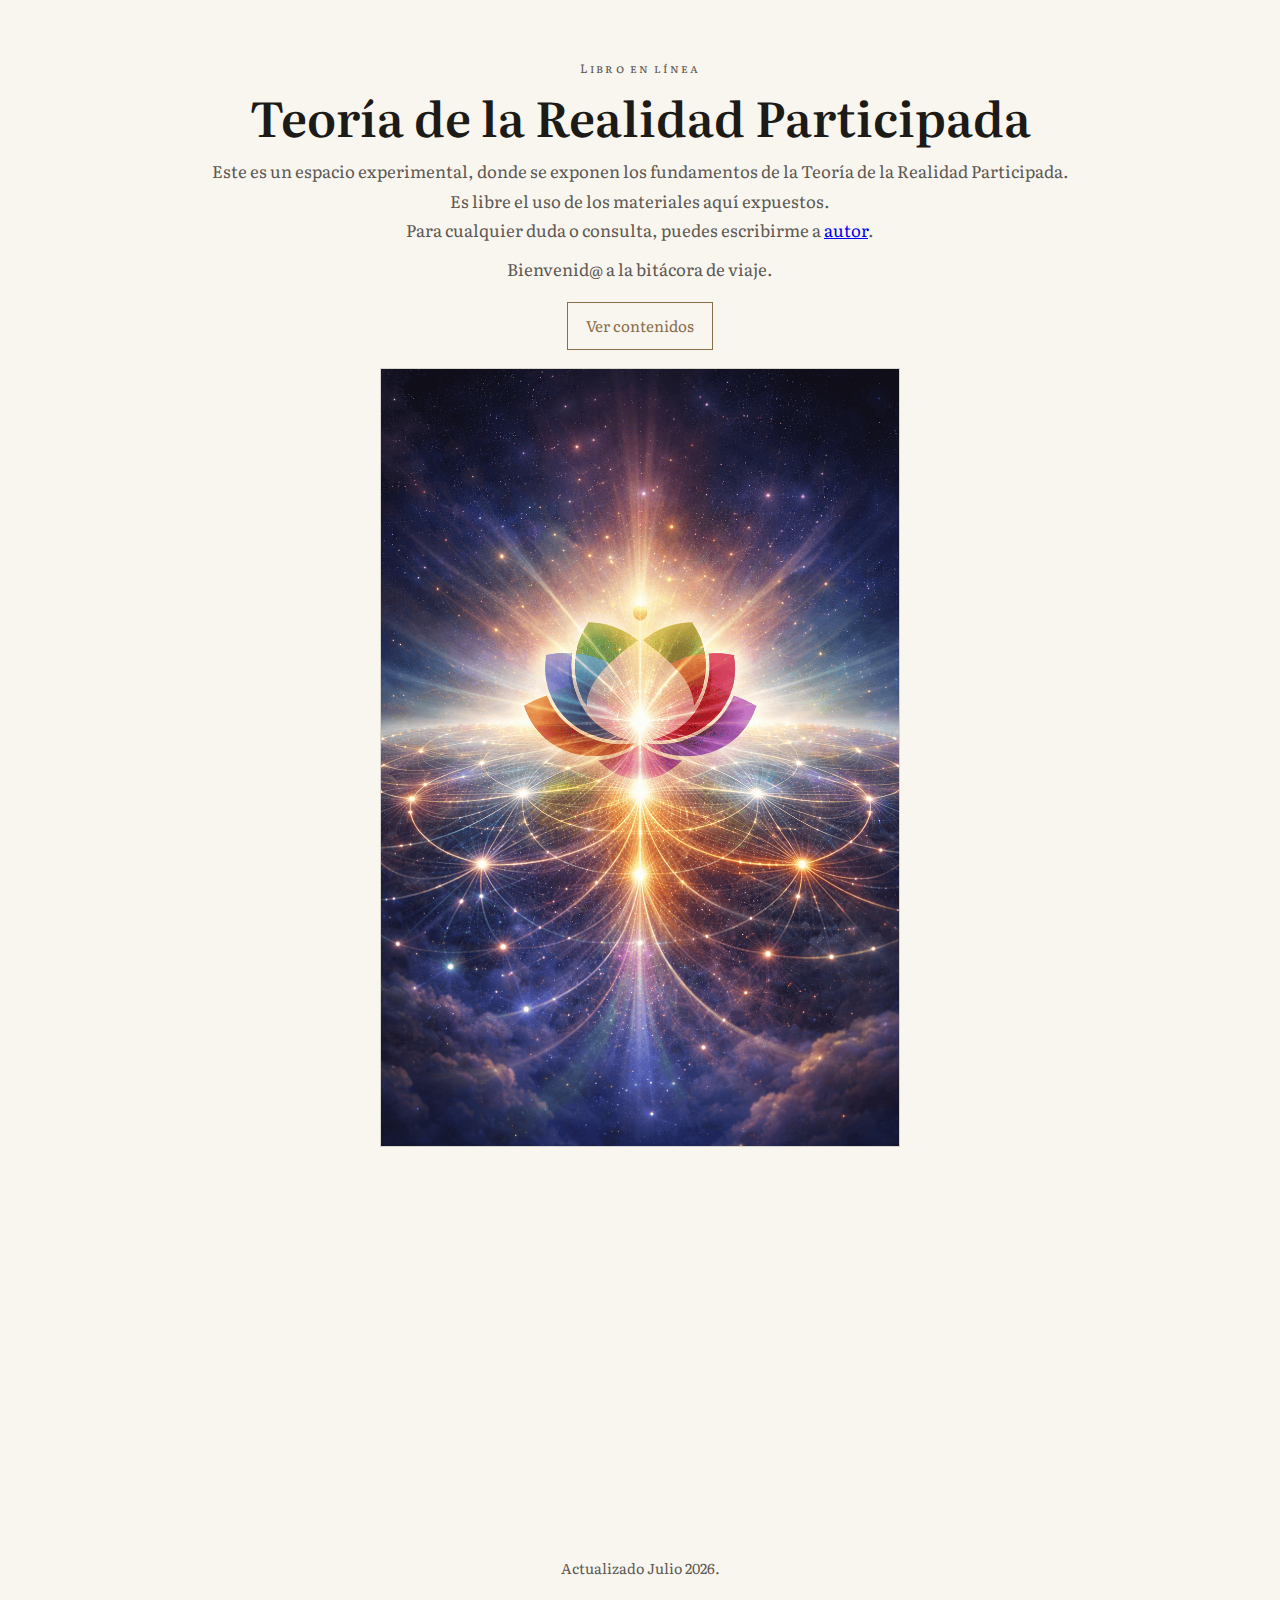
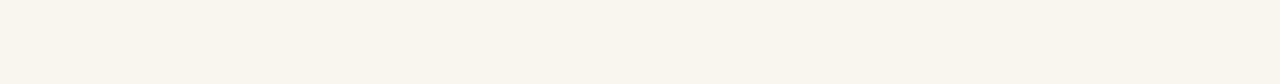
<file: index.html>
<!doctype html>



<html lang="es">







<head>



  <meta charset="utf-8" />



  <meta name="viewport" content="width=device-width, initial-scale=1" />
  <meta property="og:title" content="Teor?a de la Relatividad Participada" />
  <meta property="og:description" content="Un ?ndice vivo con los materiales publicados hasta ahora." />
  <meta property="og:image" content="img/hero.png" />
  <meta property="og:url" content="https://gomez-fernando.github.io/teoria-de-la-realidad-participada/index.html" />
  <meta property="og:type" content="website" />
  <meta name="twitter:card" content="summary_large_image" />
  <meta name="twitter:image" content="img/hero.png" />




    <link rel="icon" href="img/favicon.png" type="image/png" />



    <link rel="apple-touch-icon" sizes="180x180" href="img/favicon.png" />



    <link rel="icon" sizes="32x32" href="img/favicon.png" />



    <link rel="icon" sizes="16x16" href="img/favicon.png" />



  <title>TRP - Libro en línea</title>



  <link rel="preconnect" href="https://fonts.googleapis.com" />



  <link rel="preconnect" href="https://fonts.gstatic.com" crossorigin />



  <link



    href="https://fonts.googleapis.com/css2?family=Literata:ital,opsz,wght@0,7..72,300;0,7..72,400;0,7..72,600;1,7..72,300;1,7..72,400;1,7..72,600&display=swap"



    rel="stylesheet"



  />



  <link rel="stylesheet" href="styles.css" />



</head>







<body class="home">



  <main class="page">



    <header class="hero">



      <div class="eyebrow">Libro en línea</div>



      <h1>Teoría de la Realidad Participada</h1>



      <p class="subtitle">



        Este es un espacio experimental, donde se exponen los fundamentos de la Teoría de la Realidad Participada.
        <br>Es libre el uso de los materiales aquí expuestos.
        <br>Para cualquier duda o consulta, puedes escribirme a <a href="mailto:fernando.amazingweb@gmail.com">autor</a>. 



      </p>



      <p class="subtitle">



        Bienvenid@ a la bitácora de viaje.



      </p>



        <a class="cta" href="#contenidos">Ver contenidos</a>
      <div class="hero-image">
        <img src="img/hero.png" alt="Bosque en primavera" />
      </div>



    </header>







    <section class="grid" id="contenidos" aria-label="Índice de PDFs">



      <article class="card">



        <h3>Prólogo</h3>



        <p>En el umbral, un bosque.</p>



        <a href="prologo.html">Ver prólogo</a>



      </article>







      <article class="card">



        <h3>Índice TRP</h3>



        <p>Mapa general y estructura del contenido.</p>



          <a href="INDICE_TRP.html">Ver índice</a>



      </article>



      <article class="card">



        <h3>Material previo TRP</h3>



        <p>Apuntes y material base para la formulación.</p>



          <a href="material_previo_TRP.html">Ver documento</a>



      </article>



      <article class="card">



        <h3>Primera formulación TRP</h3>



        <p>Documento principal con la primera formulación.</p>



          <a href="TRP_primera_formulacion.html">Ver documento</a>



      </article>



    </section>







    <div class="footer">



      Actualizado <span id="updated"></span>.



    </div>



  </main>







  <script src="main.js"></script>



</body>







</html>
</file>
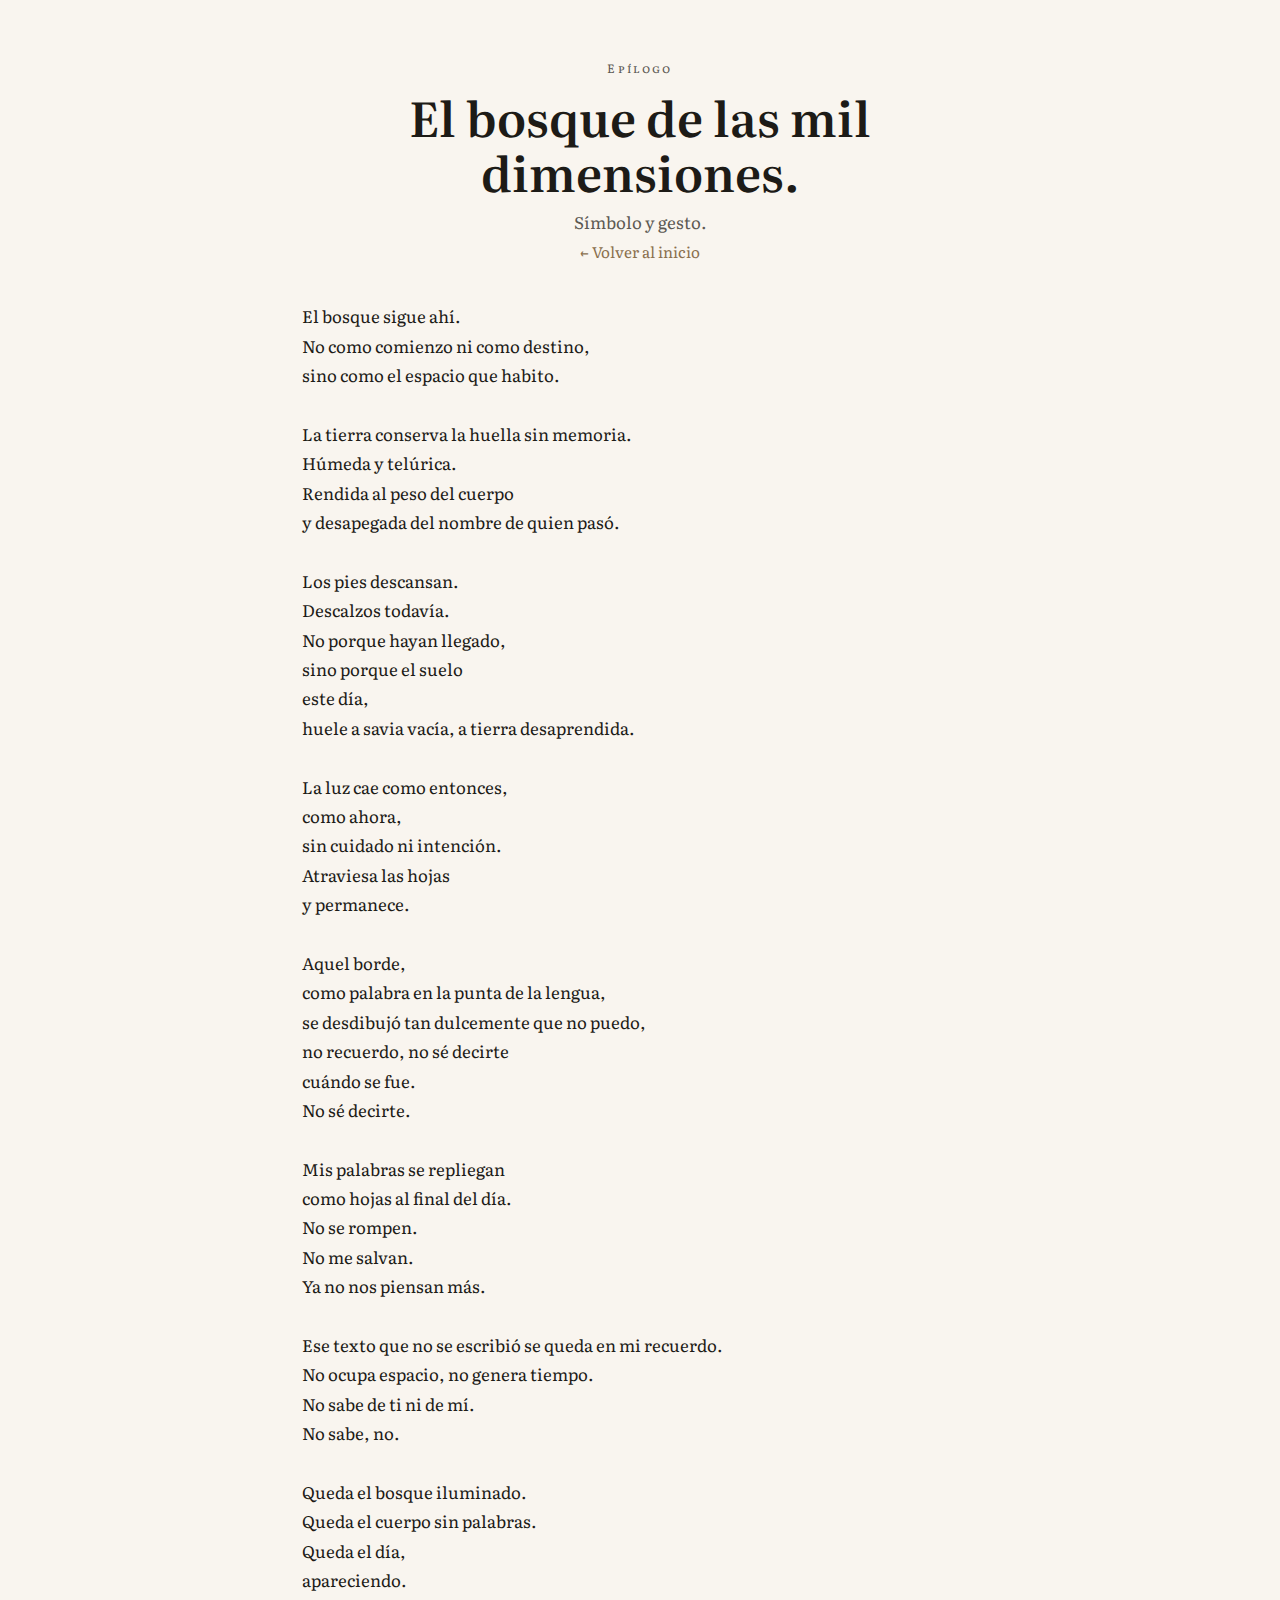
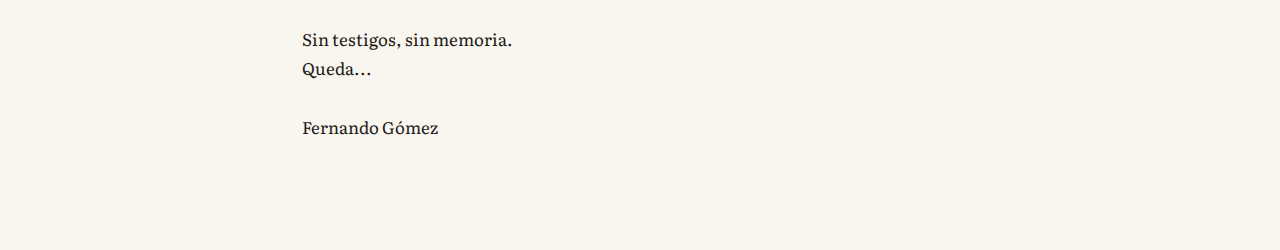
<file: epilogo copy.html>
<!doctype html>
<html lang="es">
  <head>
    <meta charset="utf-8" />
    <meta name="viewport" content="width=device-width, initial-scale=1" />
    <link rel="icon" href="img/favicon.png" type="image/png" />
    <link rel="apple-touch-icon" sizes="180x180" href="img/favicon.png" />
    <link rel="icon" sizes="32x32" href="img/favicon.png" />
    <link rel="icon" sizes="16x16" href="img/favicon.png" />
    <title>Epilogo - TRP</title>
    <link rel="preconnect" href="https://fonts.googleapis.com" />
    <link rel="preconnect" href="https://fonts.gstatic.com" crossorigin />
    <link
      href="https://fonts.googleapis.com/css2?family=Literata:ital,opsz,wght@0,7..72,300;0,7..72,400;0,7..72,600;1,7..72,300;1,7..72,400;1,7..72,600&display=swap"
      rel="stylesheet"
    />
    <link rel="stylesheet" href="styles.css" />
  </head>
  <body>
    <main class="page">
      <header>
        <div class="eyebrow">Epílogo</div>
        <h1>El bosque de las mil dimensiones.</h1>
        <p class="subtitle">Símbolo y gesto.</p>
        <a class="back" href="index.html">← Volver al inicio</a>
      </header>

      <section class="section">
        <p>
          El bosque sigue ahí. <br />
          No como comienzo ni como destino, <br />
          sino como el espacio que habito. <br />
          <br />
          La tierra conserva la huella sin memoria. <br />
          Húmeda y telúrica. <br />
          Rendida al peso del cuerpo <br />
          y desapegada del nombre de quien pasó. <br />
          <br />
          Los pies descansan. <br />
          Descalzos todavía. <br />
          No porque hayan llegado, <br />
          sino porque el suelo <br />
          este día, <br />
          huele a savia vacía, a tierra desaprendida. <br />
          <br />
          La luz cae como entonces, <br />
          como ahora, <br />
          sin cuidado ni intención. <br />
          Atraviesa las hojas <br />
          y permanece. <br />
          <br />
          Aquel borde, <br />
          como palabra en la punta de la lengua, <br />
          se desdibujó tan dulcemente que no puedo, <br />
          no recuerdo, no sé decirte <br />
          cuándo se fue. <br />
          No sé decirte. <br />
          <br />
          Mis palabras se repliegan <br />
          como hojas al final del día. <br />
          No se rompen. <br />
          No me salvan. <br />
          Ya no nos piensan más. <br />
          <br />
          Ese texto que no se escribió se queda en mi recuerdo. <br />
          No ocupa espacio, no genera tiempo. <br />
          No sabe de ti ni de mí. <br />
          No sabe, no. <br />
          <br />
          Queda el bosque iluminado. <br />
          Queda el cuerpo sin palabras. <br />
          Queda el día, <br />
          apareciendo. <br />
          <br />
          Sin testigos, sin memoria. <br />
          Queda... <br />
          <br />
          Fernando Gómez <br />
        </p>
      </section>
    </main>
    <script src="main.js"></script>
  </body>
</html>
</file>
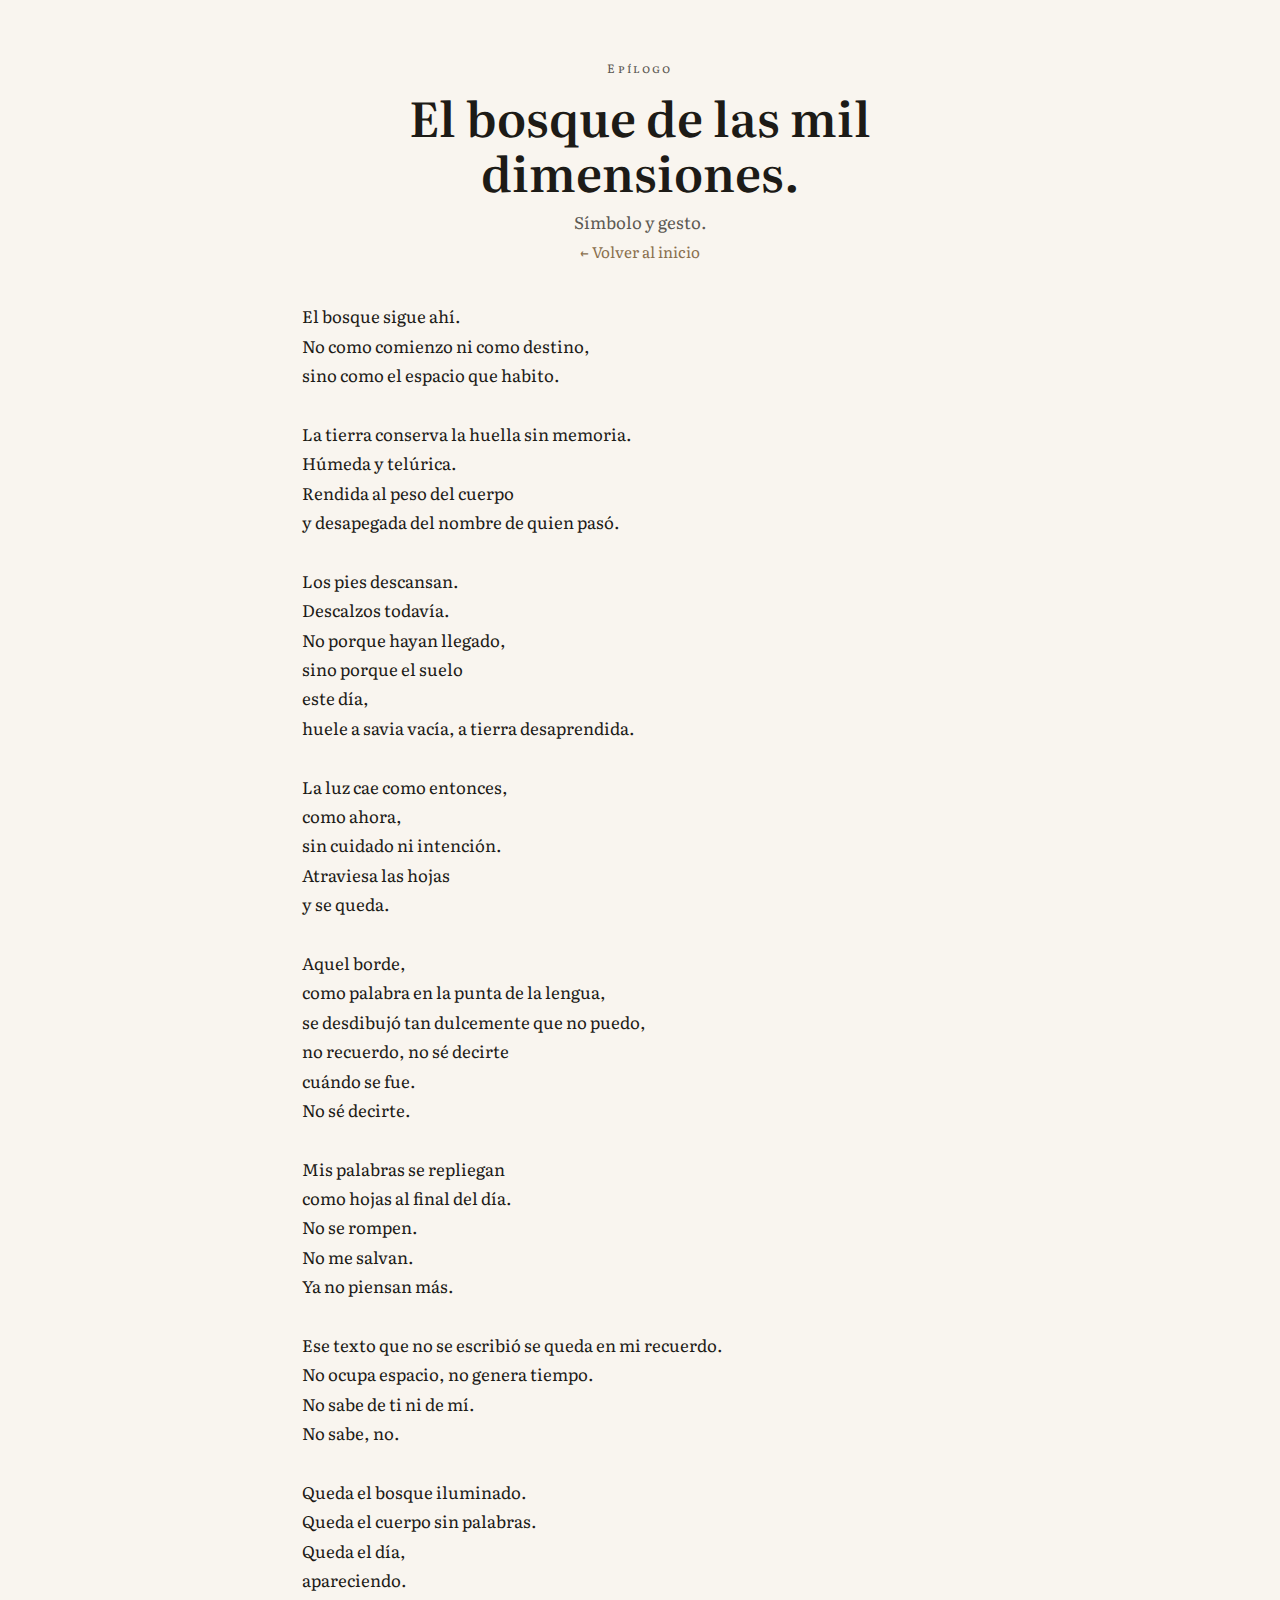
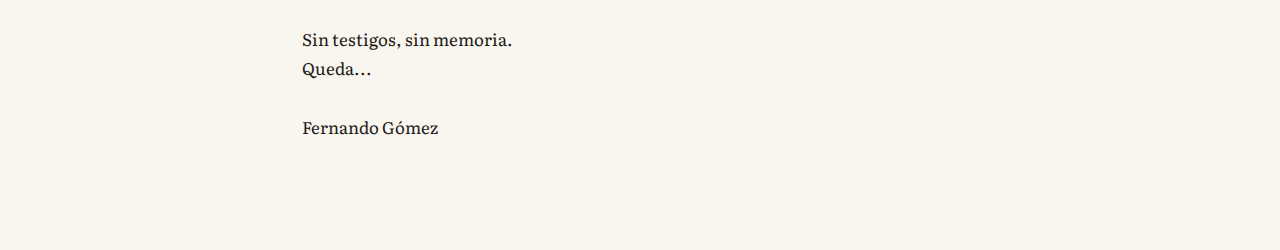
<file: epilogo.html>
<!doctype html>
<html lang="es">
  <head>
    <meta charset="utf-8" />
    <meta name="viewport" content="width=device-width, initial-scale=1" />
    <link rel="icon" href="img/favicon.png" type="image/png" />
    <link rel="apple-touch-icon" sizes="180x180" href="img/favicon.png" />
    <link rel="icon" sizes="32x32" href="img/favicon.png" />
    <link rel="icon" sizes="16x16" href="img/favicon.png" />
    <title>Epilogo - TRP</title>
    <link rel="preconnect" href="https://fonts.googleapis.com" />
    <link rel="preconnect" href="https://fonts.gstatic.com" crossorigin />
    <link
      href="https://fonts.googleapis.com/css2?family=Literata:ital,opsz,wght@0,7..72,300;0,7..72,400;0,7..72,600;1,7..72,300;1,7..72,400;1,7..72,600&display=swap"
      rel="stylesheet"
    />
    <link rel="stylesheet" href="styles.css" />
  </head>
  <body>
    <main class="page">
      <header>
        <div class="eyebrow">Epílogo</div>
        <h1>El bosque de las mil dimensiones.</h1>
        <p class="subtitle">Símbolo y gesto.</p>
        <a class="back" href="index.html">← Volver al inicio</a>
      </header>

      <section class="section">
        <p>
          El bosque sigue ahí. <br />
          No como comienzo ni como destino, <br />
          sino como el espacio que habito. <br />
          <br />
          La tierra conserva la huella sin memoria. <br />
          Húmeda y telúrica. <br />
          Rendida al peso del cuerpo <br />
          y desapegada del nombre de quien pasó. <br />
          <br />
          Los pies descansan. <br />
          Descalzos todavía. <br />
          No porque hayan llegado, <br />
          sino porque el suelo <br />
          este día, <br />
          huele a savia vacía, a tierra desaprendida. <br />
          <br />
          La luz cae como entonces, <br />
          como ahora, <br />
          sin cuidado ni intención. <br />
          Atraviesa las hojas <br />
          y se queda. <br />
          <br />
          Aquel borde, <br />
          como palabra en la punta de la lengua, <br />
          se desdibujó tan dulcemente que no puedo, <br />
          no recuerdo, no sé decirte <br />
          cuándo se fue. <br />
          No sé decirte. <br />
          <br />
          Mis palabras se repliegan <br />
          como hojas al final del día. <br />
          No se rompen. <br />
          No me salvan. <br />
          Ya no piensan más. <br />
          <br />
          Ese texto que no se escribió se queda en mi recuerdo. <br />
          No ocupa espacio, no genera tiempo. <br />
          No sabe de ti ni de mí. <br />
          No sabe, no. <br />
          <br />
          Queda el bosque iluminado. <br />
          Queda el cuerpo sin palabras. <br />
          Queda el día, <br />
          apareciendo. <br />
          <br />
          Sin testigos, sin memoria. <br />
          Queda... <br />
          <br />
          Fernando Gómez <br />
        </p>
      </section>
    </main>
    <script src="main.js"></script>
  </body>
</html>
</file>
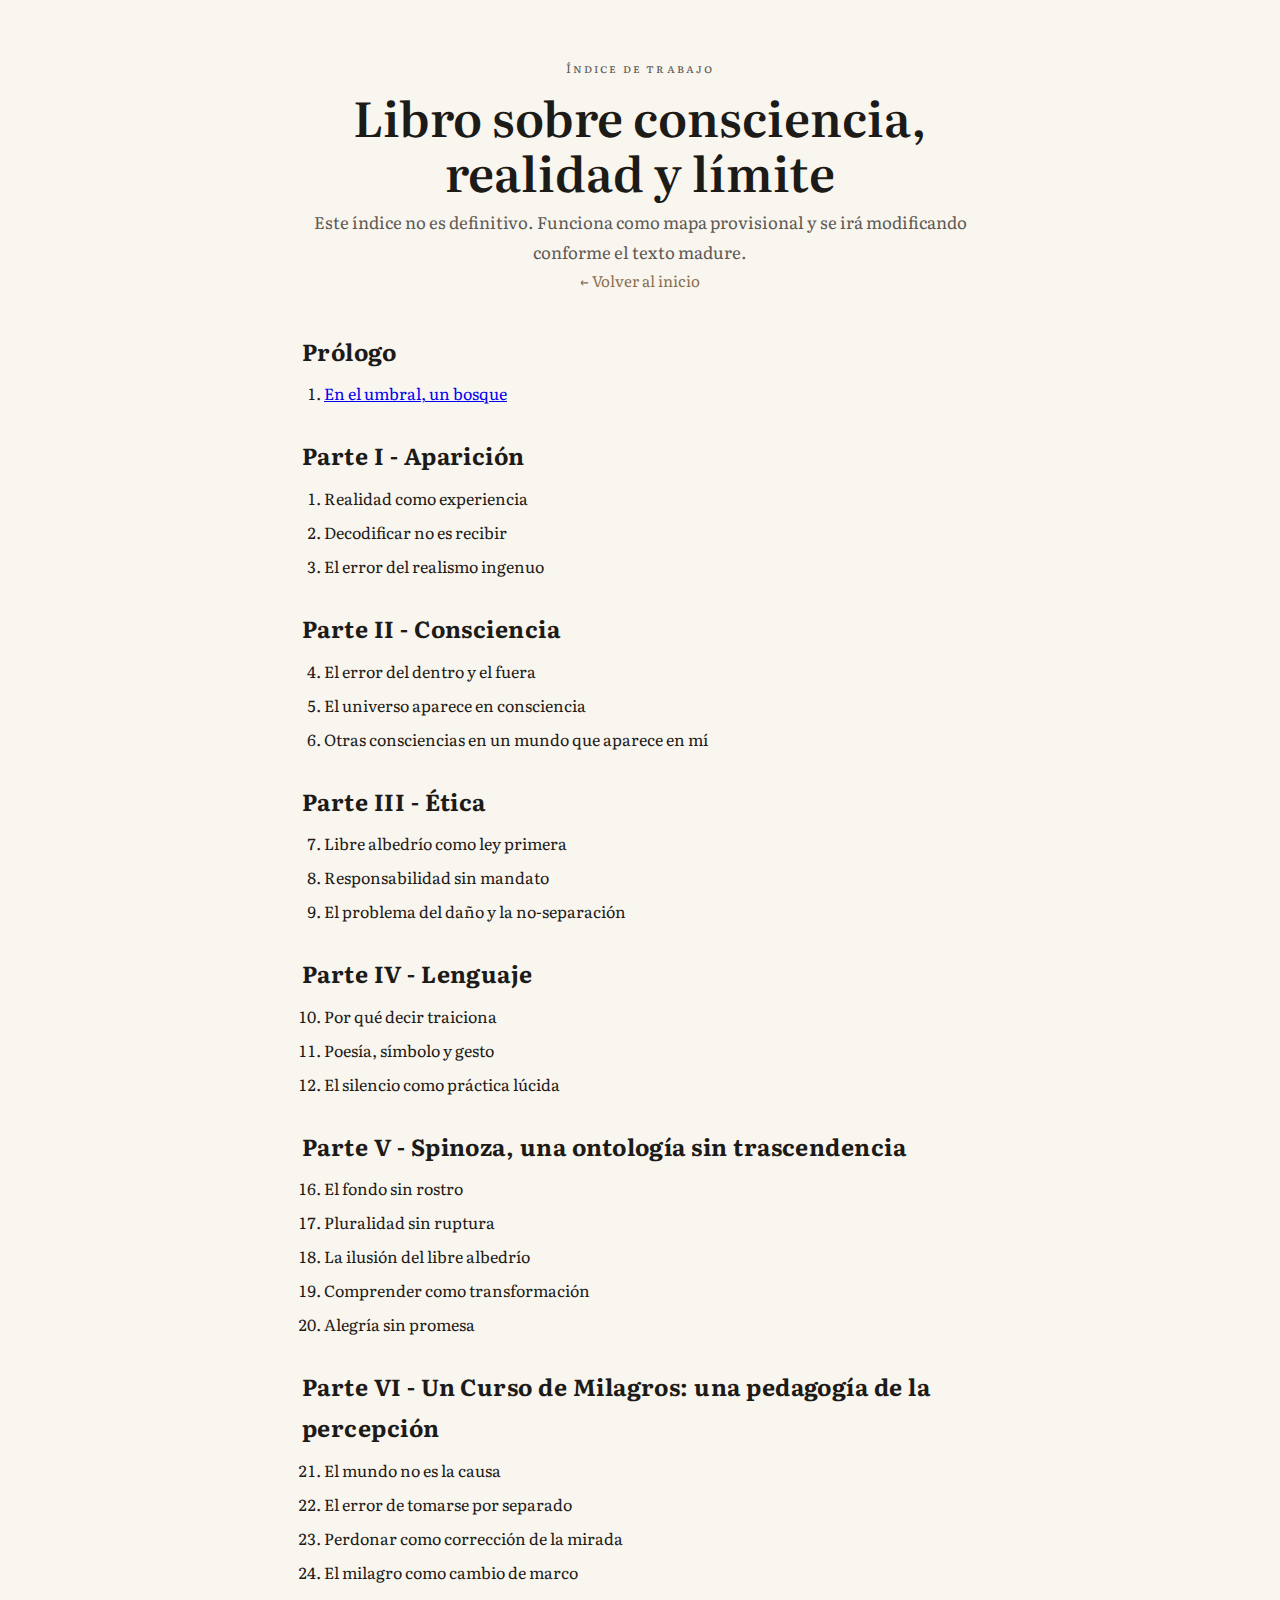
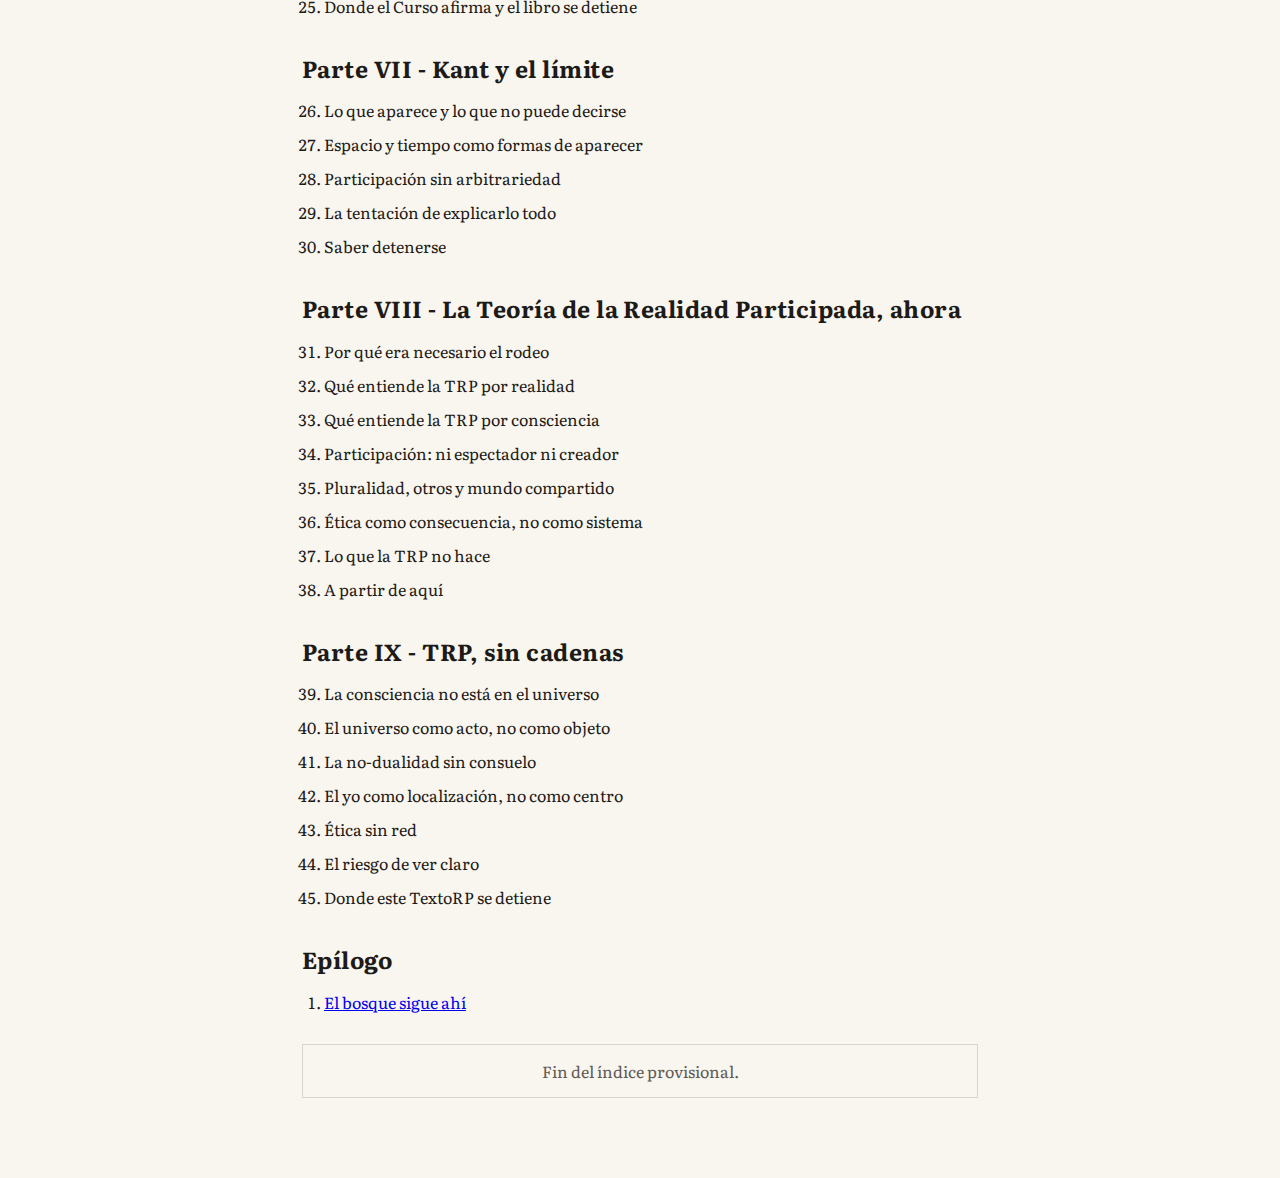
<file: INDICE_TRP.html>
<!doctype html>
<html lang="es">
  <head>
    <meta charset="utf-8" />
    <meta name="viewport" content="width=device-width, initial-scale=1" />
    <link rel="icon" href="img/favicon.png" type="image/png" />
    <link rel="apple-touch-icon" sizes="180x180" href="img/favicon.png" />
    <link rel="icon" sizes="32x32" href="img/favicon.png" />
    <link rel="icon" sizes="16x16" href="img/favicon.png" />
    <title>Índice de trabajo - TRP</title>
    <link rel="preconnect" href="https://fonts.googleapis.com" />
    <link rel="preconnect" href="https://fonts.gstatic.com" crossorigin />
    <link
      href="https://fonts.googleapis.com/css2?family=Literata:ital,opsz,wght@0,7..72,300;0,7..72,400;0,7..72,600;1,7..72,300;1,7..72,400;1,7..72,600&display=swap"
      rel="stylesheet"
    />
    <link rel="stylesheet" href="styles.css" />
  </head>
  <body>
    <main class="page">
      <header>
        <div class="eyebrow">Índice de trabajo</div>
        <h1>Libro sobre consciencia, realidad y límite</h1>
        <p class="subtitle">
          Este índice no es definitivo. Funciona como mapa provisional y se irá
          modificando conforme el texto madure.
        </p>
        <a class="back" href="index.html">← Volver al inicio</a>
      </header>

      <section class="section">
        <h2>Prólogo</h2>
        <ol>
          <li><a href="prologo.html">En el umbral, un bosque</a></li>
        </ol>
      </section>

      <section class="section">
        <h2>Parte I - Aparición</h2>
        <ol>
          <li>Realidad como experiencia</li>
          <li>Decodificar no es recibir</li>
          <li>El error del realismo ingenuo</li>
        </ol>
      </section>

      <section class="section">
        <h2>Parte II - Consciencia</h2>
        <ol start="4">
          <li>El error del dentro y el fuera</li>
          <li>El universo aparece en consciencia</li>
          <li>Otras consciencias en un mundo que aparece en mí</li>
        </ol>
      </section>

      <section class="section">
        <h2>Parte III - Ética</h2>
        <ol start="7">
          <li>Libre albedrío como ley primera</li>
          <li>Responsabilidad sin mandato</li>
          <li>El problema del daño y la no-separación</li>
        </ol>
      </section>

      <section class="section">
        <h2>Parte IV - Lenguaje</h2>
        <ol start="10">
          <li>Por qué decir traiciona</li>
          <li>Poesía, símbolo y gesto</li>
          <li>El silencio como práctica lúcida</li>
        </ol>
      </section>

      <section class="section">
        <h2>Parte V - Spinoza, una ontología sin trascendencia</h2>
        <ol start="16">
          <li>El fondo sin rostro</li>
          <li>Pluralidad sin ruptura</li>
          <li>La ilusión del libre albedrío</li>
          <li>Comprender como transformación</li>
          <li>Alegría sin promesa</li>
        </ol>
      </section>

      <section class="section">
        <h2>Parte VI - Un Curso de Milagros: una pedagogía de la percepción</h2>
        <ol start="21">
          <li>El mundo no es la causa</li>
          <li>El error de tomarse por separado</li>
          <li>Perdonar como corrección de la mirada</li>
          <li>El milagro como cambio de marco</li>
          <li>Donde el Curso afirma y el libro se detiene</li>
        </ol>
      </section>

      <section class="section">
        <h2>Parte VII - Kant y el límite</h2>
        <ol start="26">
          <li>Lo que aparece y lo que no puede decirse</li>
          <li>Espacio y tiempo como formas de aparecer</li>
          <li>Participación sin arbitrariedad</li>
          <li>La tentación de explicarlo todo</li>
          <li>Saber detenerse</li>
        </ol>
      </section>

      <section class="section">
        <h2>Parte VIII - La Teoría de la Realidad Participada, ahora</h2>
        <ol start="31">
          <li>Por qué era necesario el rodeo</li>
          <li>Qué entiende la TRP por realidad</li>
          <li>Qué entiende la TRP por consciencia</li>
          <li>Participación: ni espectador ni creador</li>
          <li>Pluralidad, otros y mundo compartido</li>
          <li>Ética como consecuencia, no como sistema</li>
          <li>Lo que la TRP no hace</li>
          <li>A partir de aquí</li>
        </ol>
      </section>

      <section class="section">
        <h2>Parte IX - TRP, sin cadenas</h2>
        <ol start="39">
          <li>La consciencia no está en el universo</li>
          <li>El universo como acto, no como objeto</li>
          <li>La no-dualidad sin consuelo</li>
          <li>El yo como localización, no como centro</li>
          <li>Ética sin red</li>
          <li>El riesgo de ver claro</li>
          <li>Donde este TextoRP se detiene</li>
        </ol>
      </section>

            <section class="section">
        <h2>Ep&iacute;logo</h2>
        <ol>
          <li><a href="epilogo.html">El bosque sigue ahí</a></li>
        </ol>
      </section>

<div class="notice">Fin del índice provisional.</div>
    </main>
    <script src="main.js"></script>
  </body>
</html>
</file>
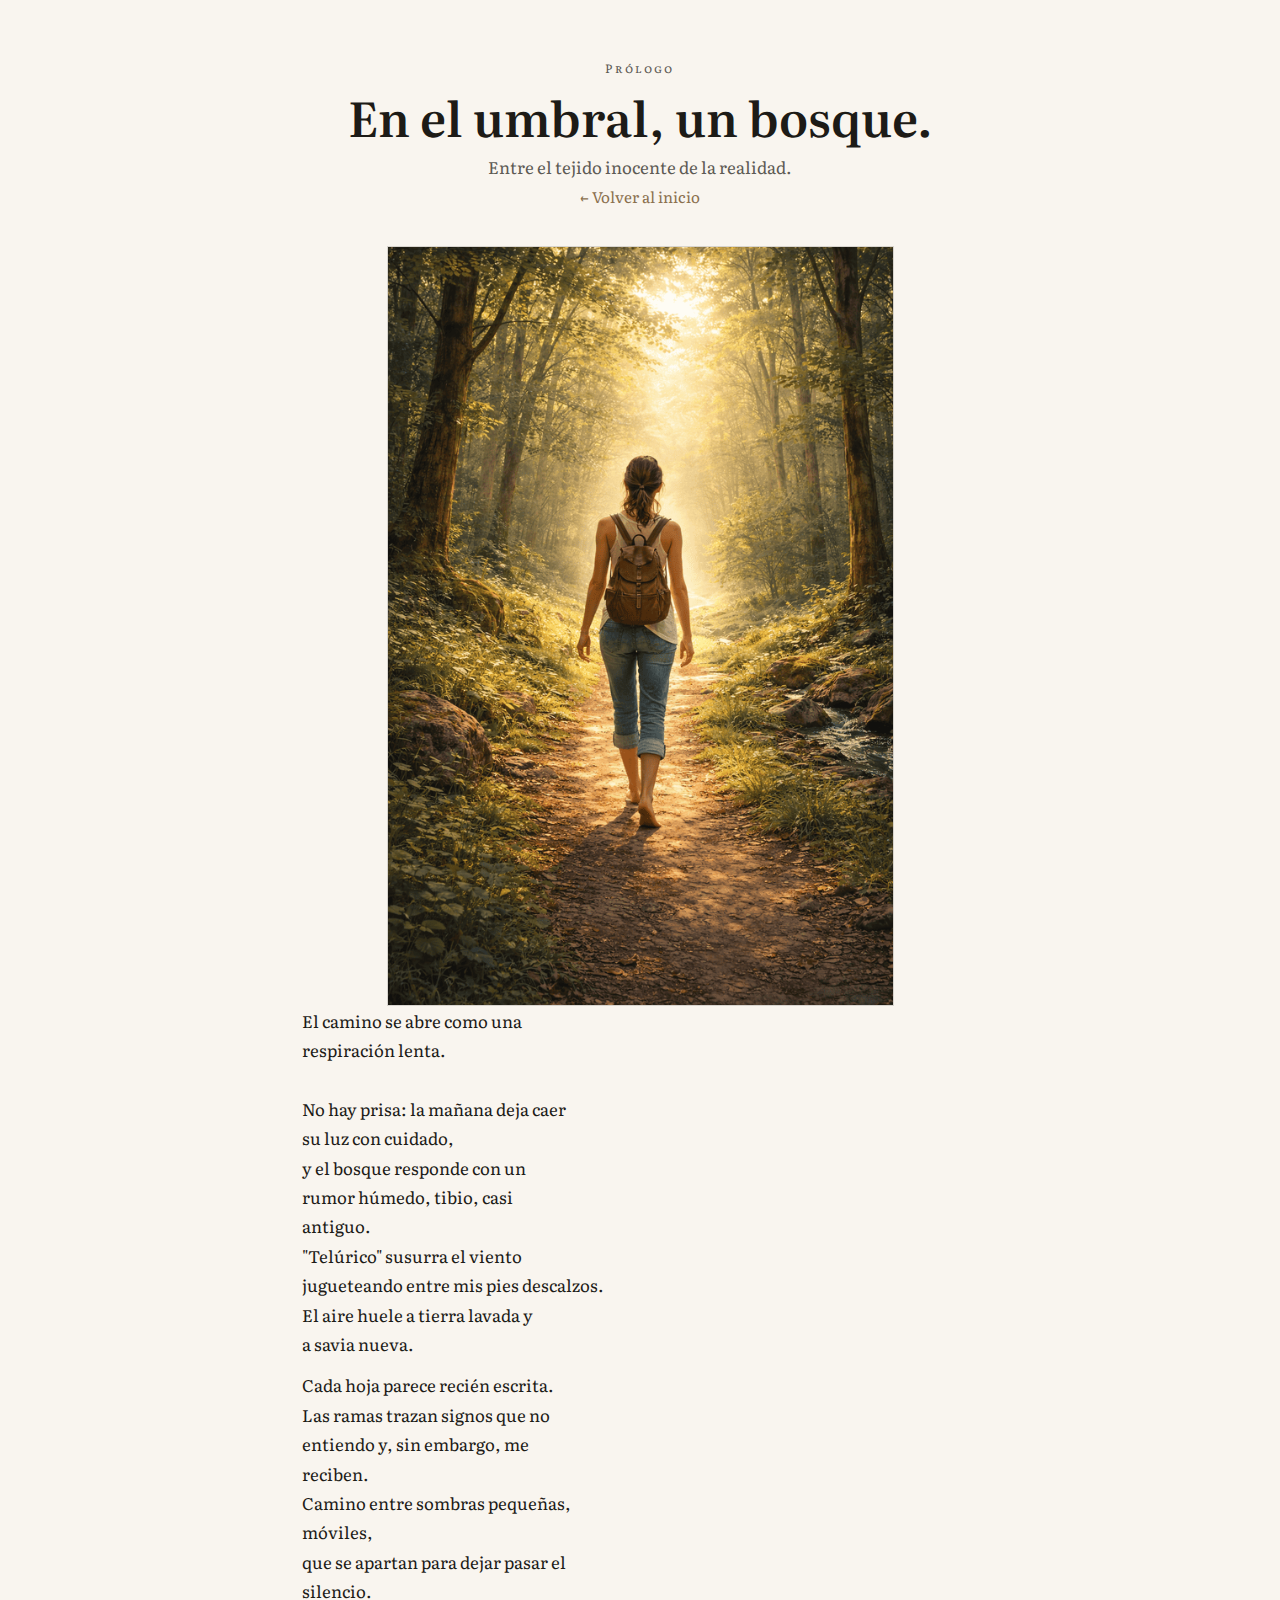
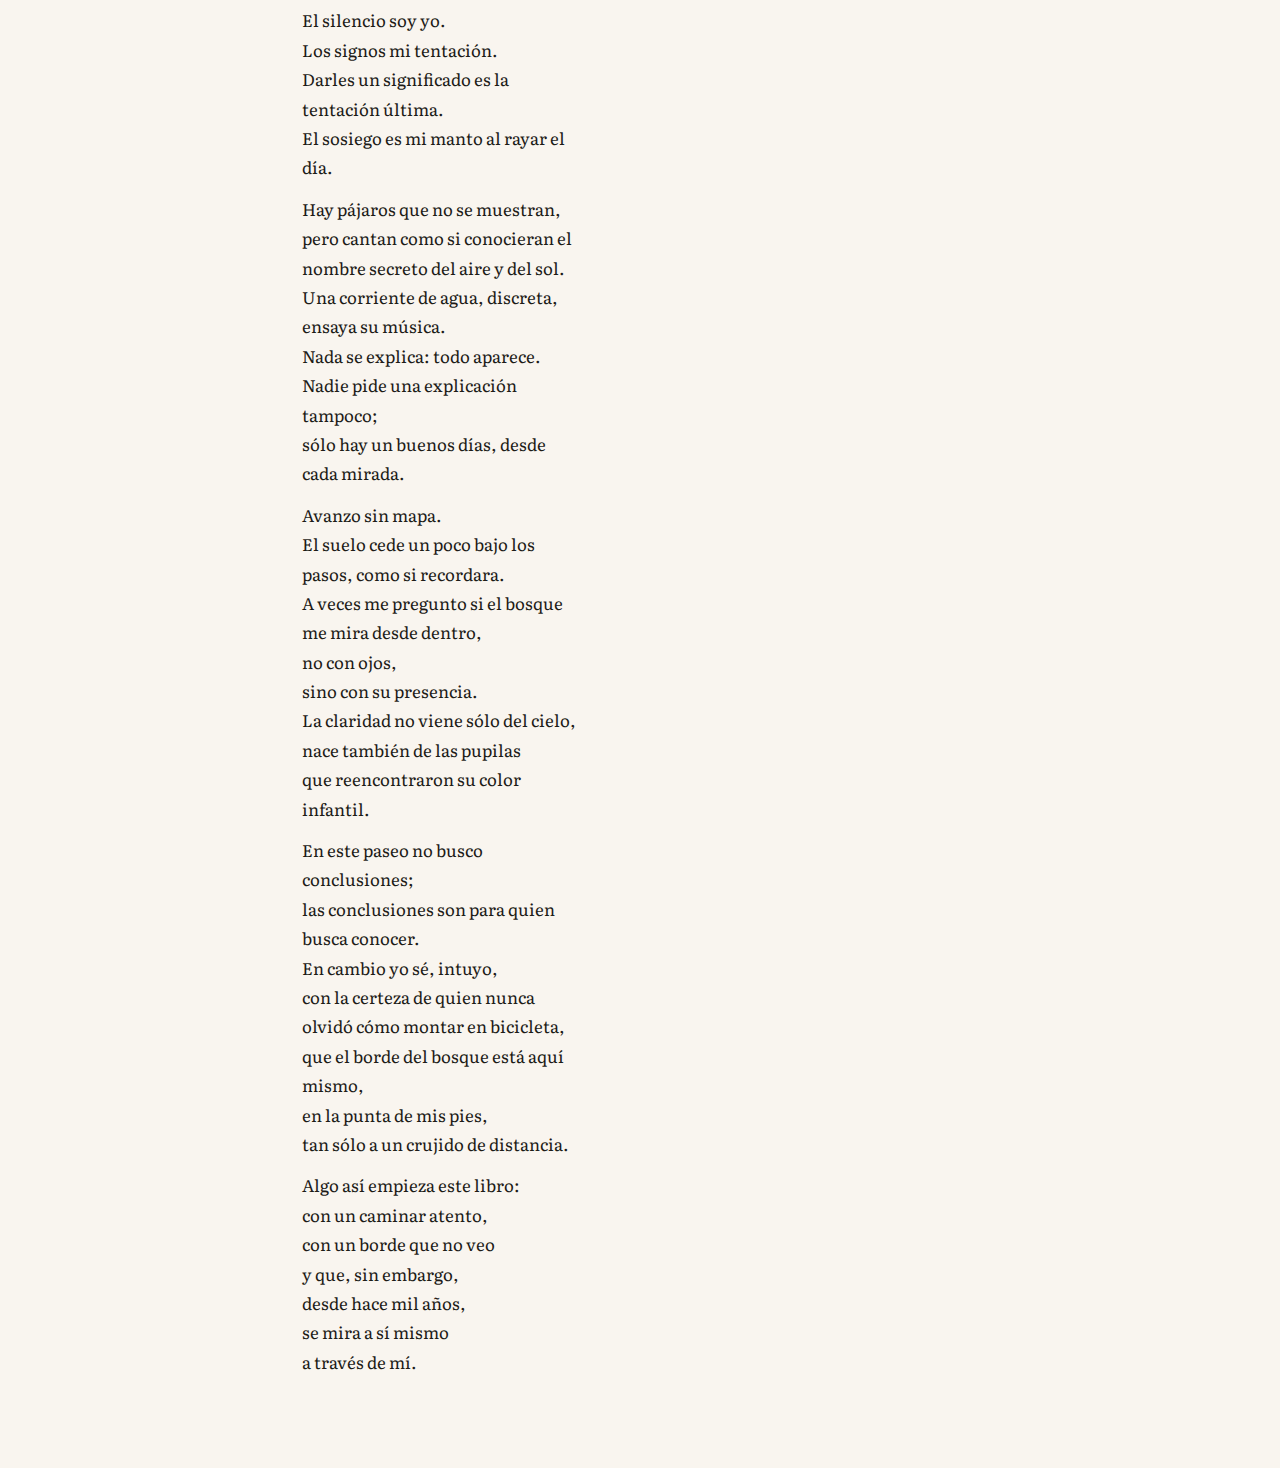
<file: prologo.html>
<!doctype html>

<html lang="es">

<head>

  <meta charset="utf-8" />

  <meta name="viewport" content="width=device-width, initial-scale=1" />

  <link rel="icon" href="img/favicon.png" type="image/png" />

  <link rel="apple-touch-icon" sizes="180x180" href="img/favicon.png" />

  <link rel="icon" sizes="32x32" href="img/favicon.png" />

  <link rel="icon" sizes="16x16" href="img/favicon.png" />

  <title>Prólogo - TRP</title>

  <link rel="preconnect" href="https://fonts.googleapis.com" />

  <link rel="preconnect" href="https://fonts.gstatic.com" crossorigin />

  <link
    href="https://fonts.googleapis.com/css2?family=Literata:ital,opsz,wght@0,7..72,300;0,7..72,400;0,7..72,600;1,7..72,300;1,7..72,400;1,7..72,600&display=swap"
    rel="stylesheet" />


  <link rel="stylesheet" href="styles.css" />


</head>

<body>

  <main class="page">

    <header>

      <div class="eyebrow">Prólogo</div>

      <h1>En el umbral, un bosque.</h1>

      <p class="subtitle">Entre el tejido inocente de la realidad.</p>

      <a class="back" href="index.html">← Volver al inicio</a>

    </header>


    <div class="hero-image">
      <img src="img/forest.png" alt="Sendero en el bosque" />
    </div>

    <section class="epilogo">

      <p>

        El camino se abre como una <br>respiración lenta.
        <br><br>No hay prisa: la mañana

        deja caer <br>su luz con cuidado,
        <br>y el bosque responde con un <br>rumor

        húmedo, tibio, casi <br>antiguo.
        <br>"Telúrico" susurra el viento <br>jugueteando entre mis pies descalzos.
        <br>El aire
        huele a tierra lavada y <br>a savia

        nueva.

      </p>

      <p>

        Cada hoja parece recién escrita.
        <br>Las ramas trazan signos que no

        <br>entiendo y, sin embargo, me <br>reciben.
        <br>Camino entre sombras pequeñas,

        <br>móviles,
        <br>que se apartan para dejar pasar el <br>silencio.
        <br>El silencio soy yo.
        <br>Los signos mi tentación.
        <br>Darles un significado es la <br>tentación última.
        <br>El sosiego es mi manto al rayar el <br>día.

      </p>

      <p>

        Hay pájaros que no se muestran,
        <br>pero cantan como si conocieran el

        <br>nombre secreto del aire y del sol.
        <br>Una corriente de agua, discreta, <br>ensaya

        su música.
        <br>Nada se explica: todo aparece.

        <br>Nadie pide una explicación <br>tampoco;
        <br>sólo hay un buenos días, desde <br>cada mirada.

      </p>

      <p>

        Avanzo sin mapa.
        <br>El suelo cede un poco bajo los <br>pasos, como si

        recordara.
        <br>A veces me pregunto si el bosque <br>me mira desde dentro,
        <br>no con

        ojos,
        <br>sino con su presencia.
        <br>La claridad no viene sólo del cielo,
        <br>nace

        también de las pupilas
        <br>que reencontraron su color <br>infantil.

      </p>

      <p>

        En este paseo no busco <br>conclusiones;
        <br>las conclusiones son para quien <br>busca conocer.
        <br>En cambio yo sé,
        intuyo,
        <br>con la certeza de quien nunca <br>olvidó
        cómo montar en bicicleta,
        <br>que el borde del bosque está
        aquí <br>mismo,
        <br>en la punta de mis pies,
        <br>tan sólo a un crujido de distancia.

      </p>

      <p>
        Algo así empieza este libro:
        <br>con un caminar atento,
        <br>con un

        borde que no veo
        <br>y que, sin embargo,
        <br>desde hace mil años,
        <br>se mira a sí mismo
        <br>a través de mí.
      </p>

    </section>

  </main>

  <script src="main.js"></script>

</body>

</html>
</file>
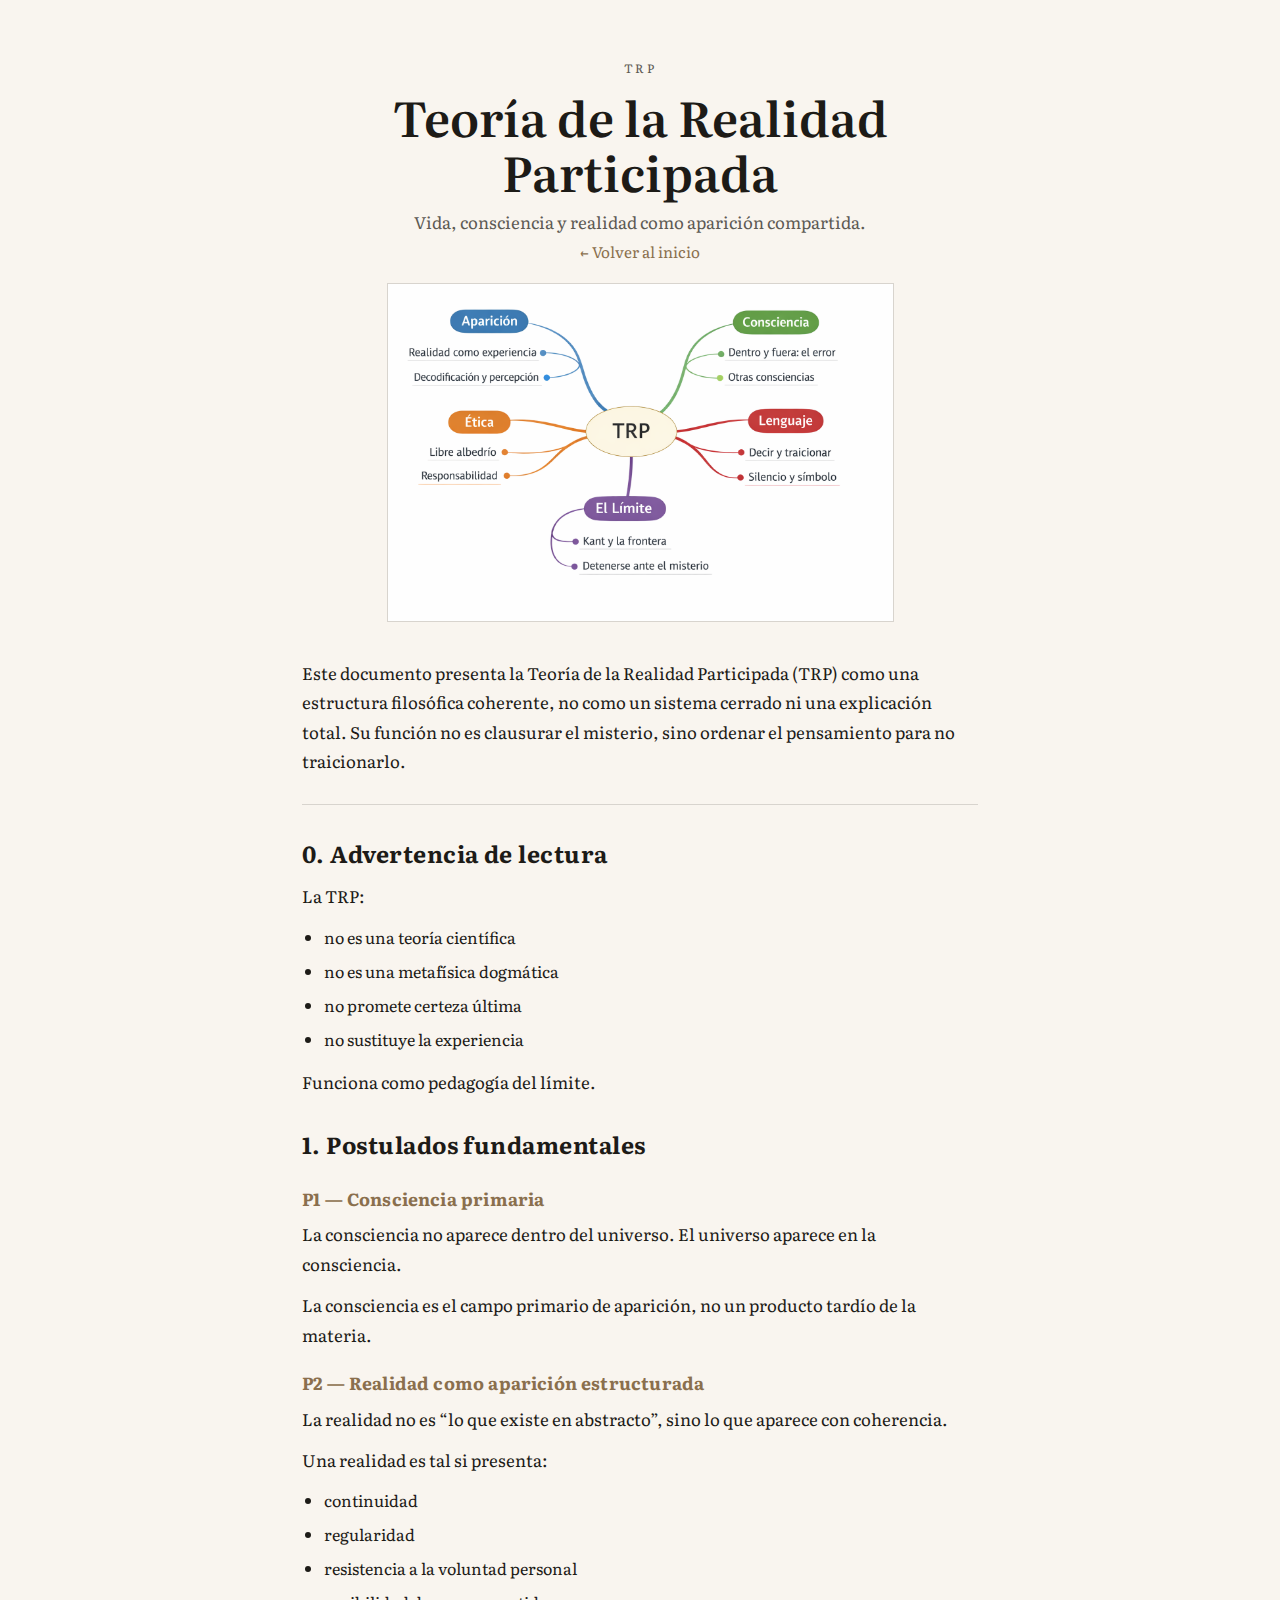
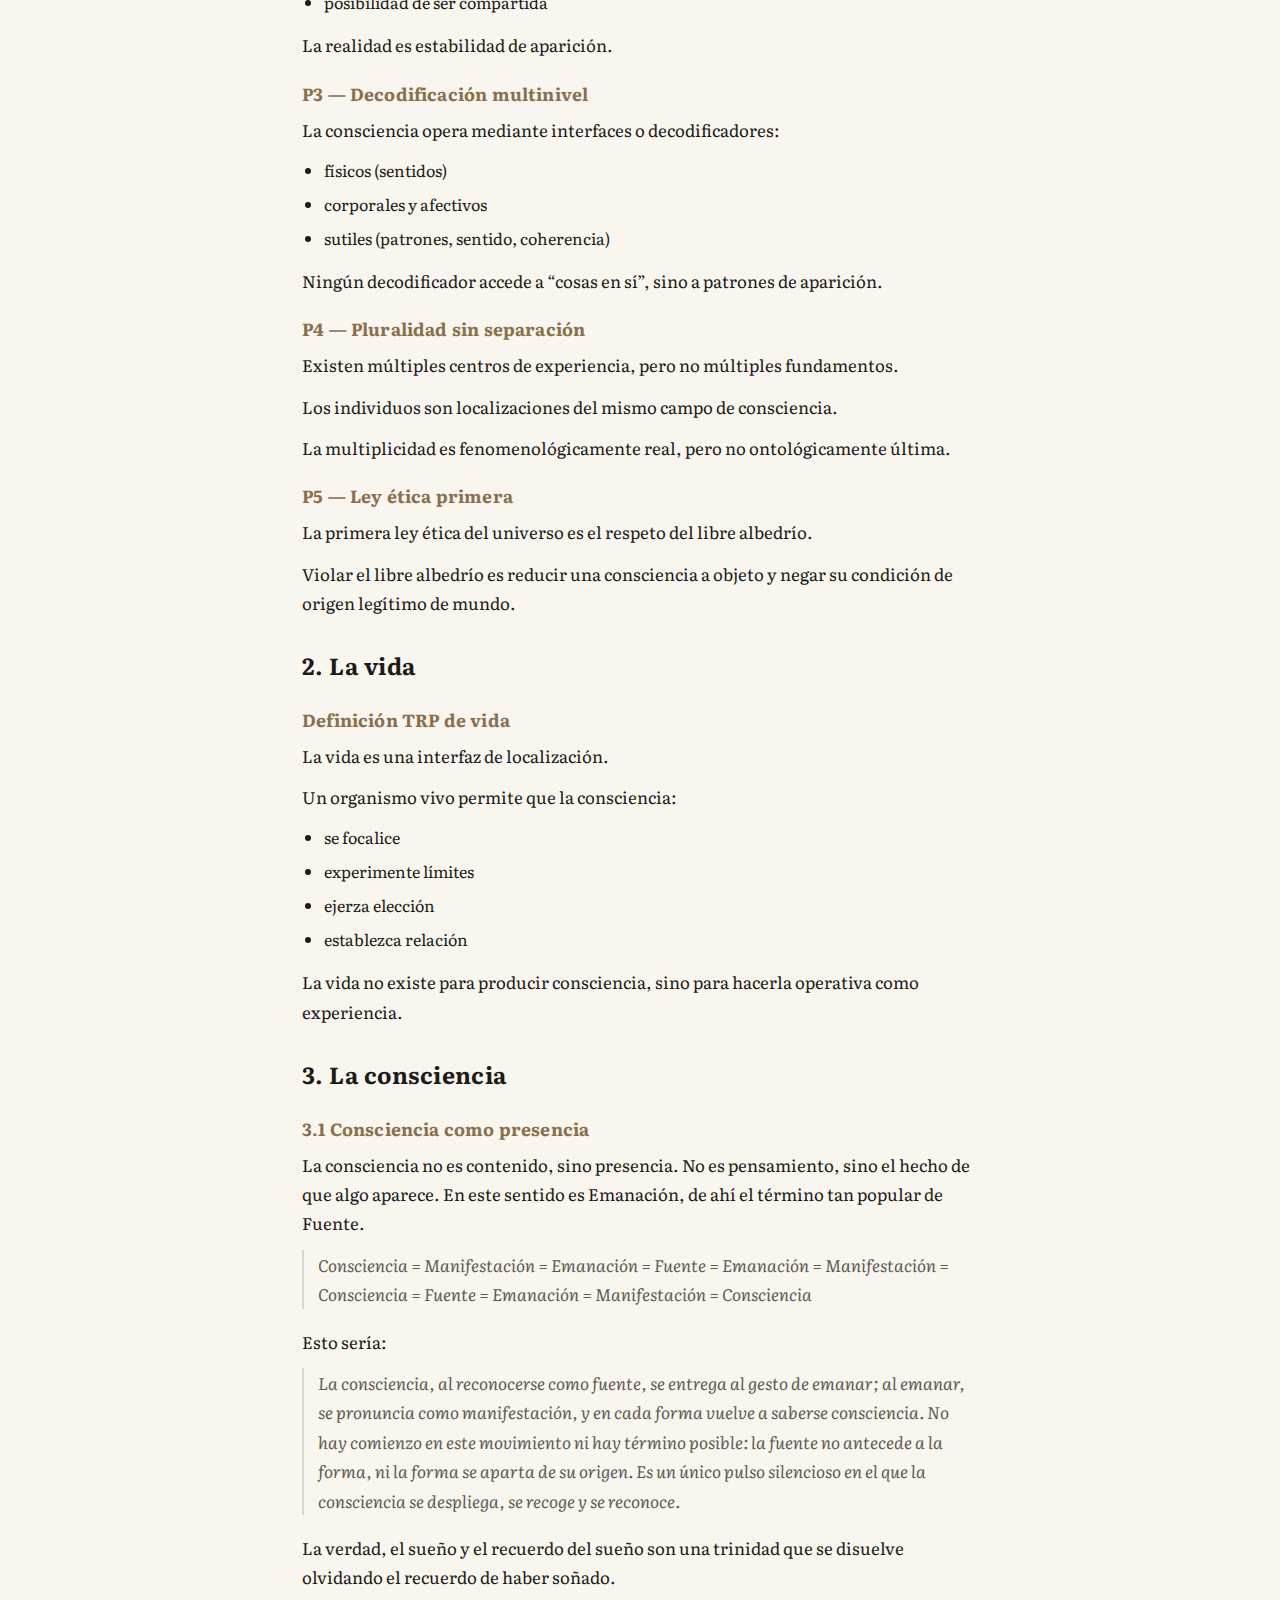
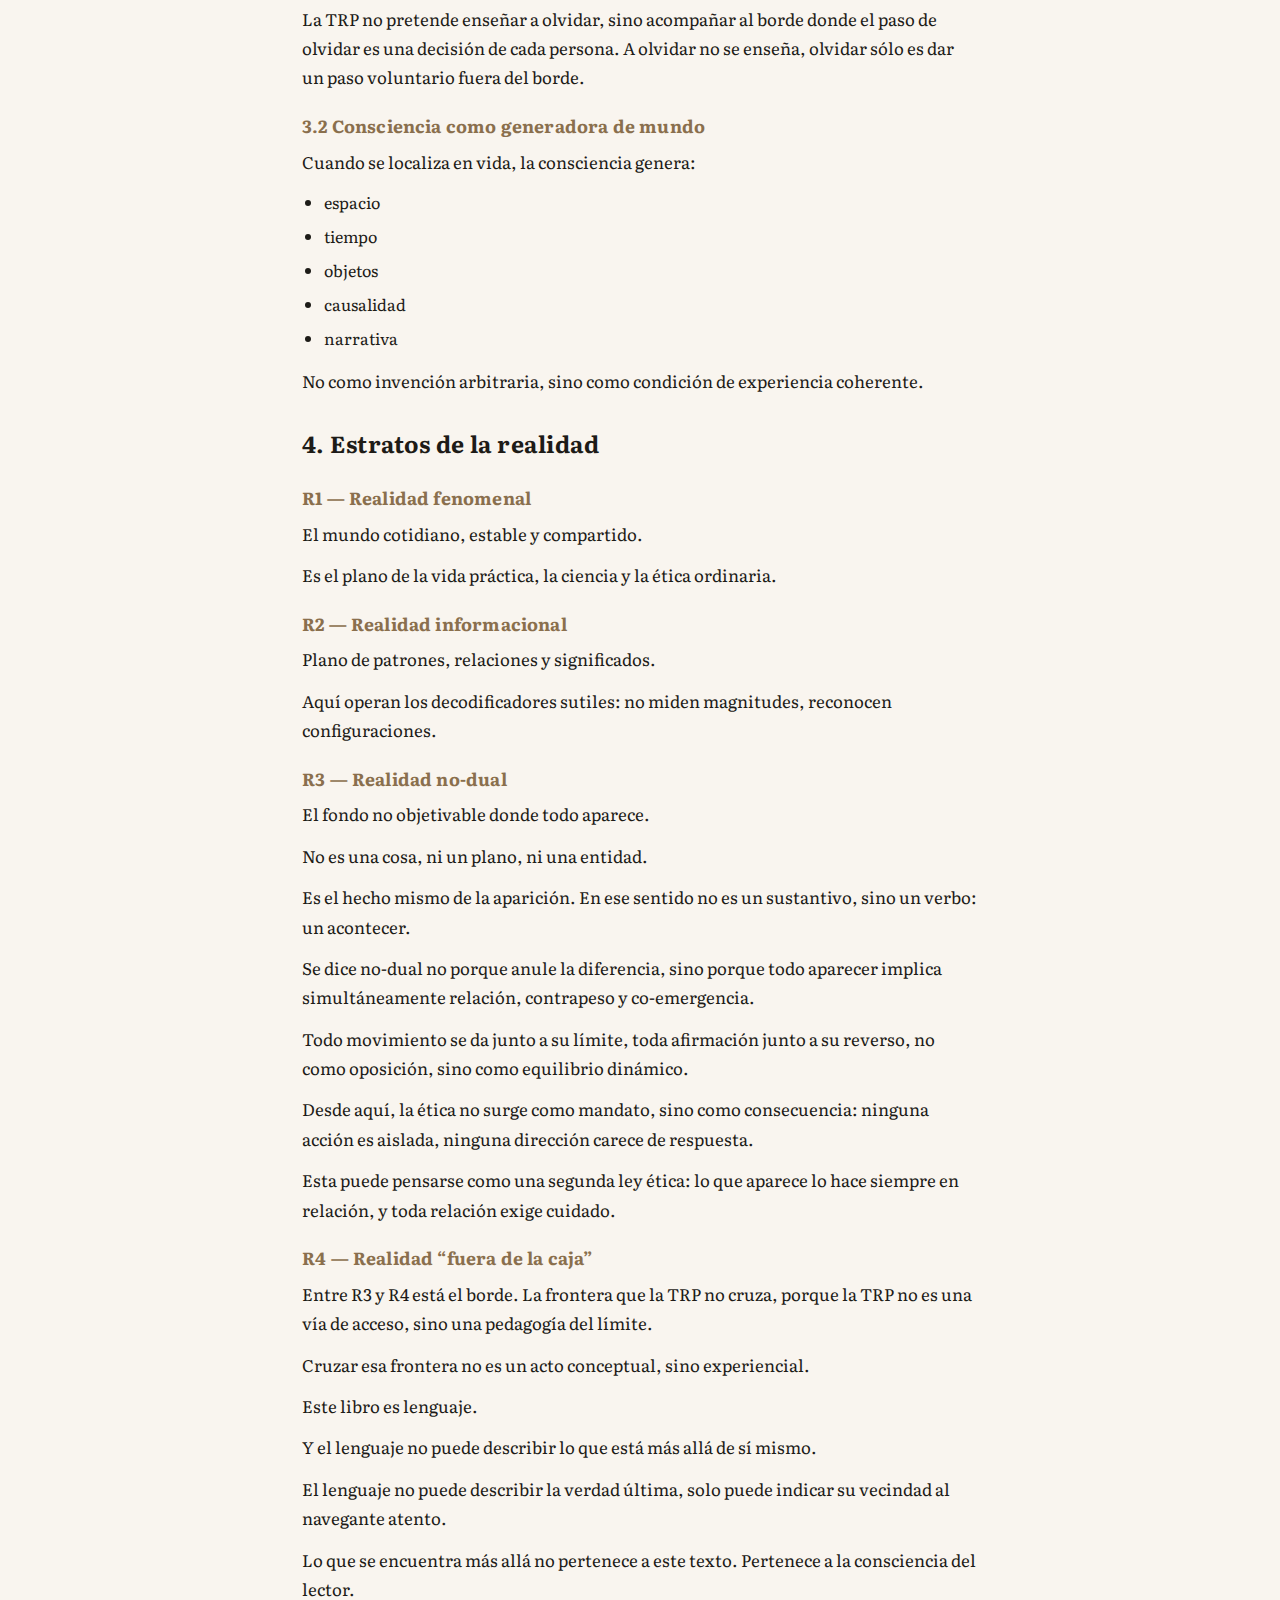
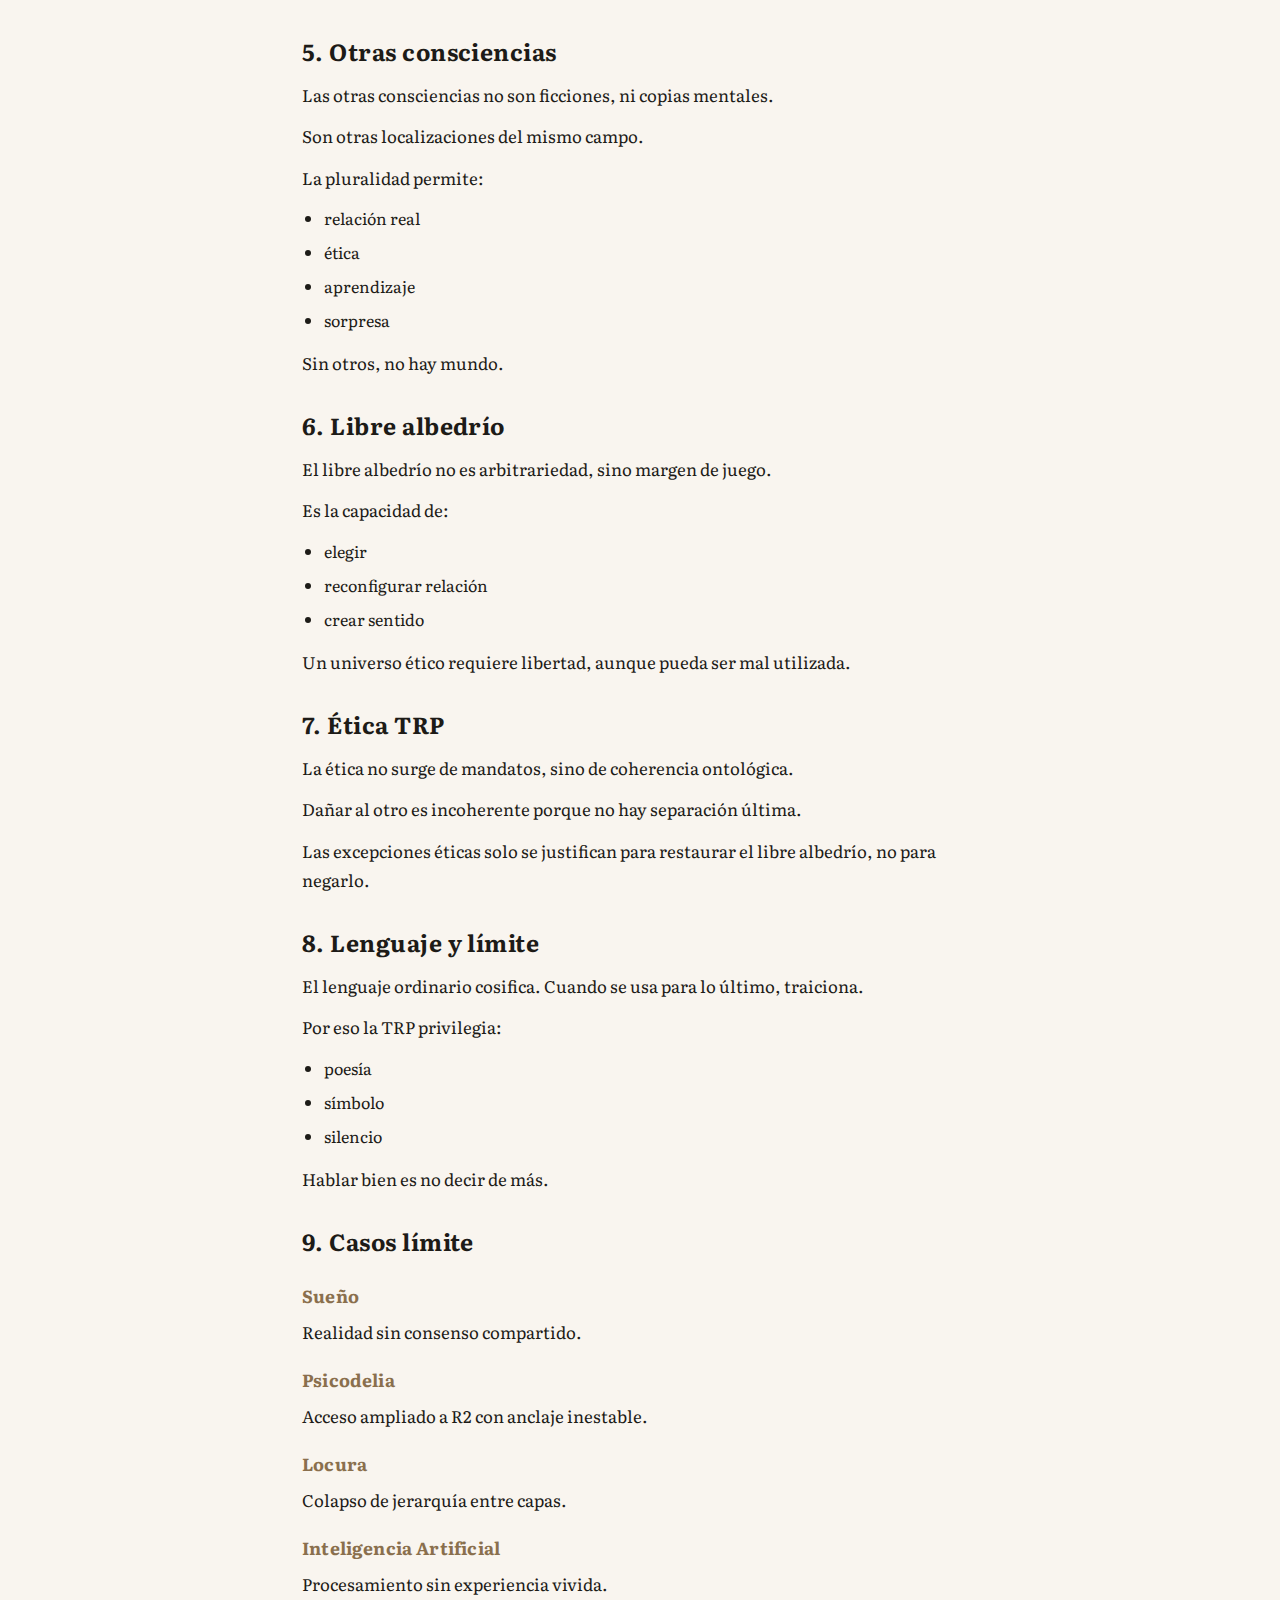
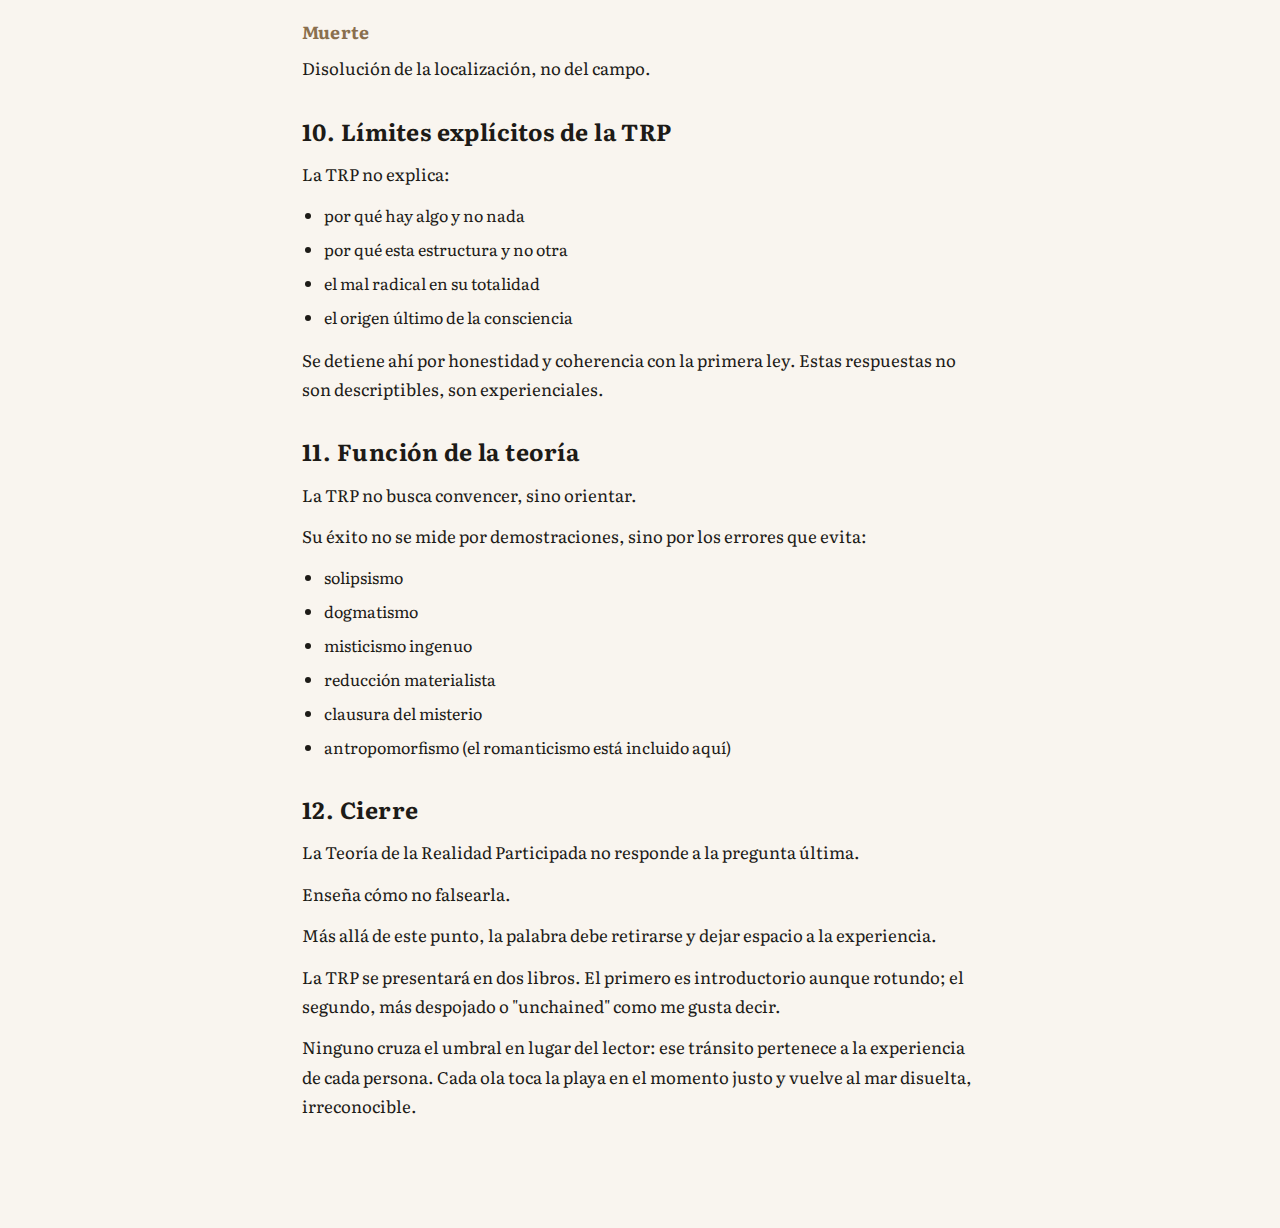
<file: TRP_primera_formulacion.html>
<!doctype html>
<html lang="es">
  <head>
    <meta charset="utf-8" />
    <meta name="viewport" content="width=device-width, initial-scale=1" />
    <link rel="icon" href="img/favicon.png" type="image/png" />
    <link rel="apple-touch-icon" sizes="180x180" href="img/favicon.png" />
    <link rel="icon" sizes="32x32" href="img/favicon.png" />
    <link rel="icon" sizes="16x16" href="img/favicon.png" />
    <title>Teoría de la Realidad Participada</title>
    <link rel="preconnect" href="https://fonts.googleapis.com" />
    <link rel="preconnect" href="https://fonts.gstatic.com" crossorigin />
    <link
      href="https://fonts.googleapis.com/css2?family=Literata:ital,opsz,wght@0,7..72,300;0,7..72,400;0,7..72,600;1,7..72,300;1,7..72,400;1,7..72,600&display=swap"
      rel="stylesheet"
    />
    <link rel="stylesheet" href="styles.css" />
  </head>
  <body>
    <main class="page">
      <header>
        <div class="eyebrow">TRP</div>
        <h1>Teoría de la Realidad Participada</h1>
        <p class="subtitle">
          Vida, consciencia y realidad como aparición compartida.
        </p>
        <a class="back" href="index.html">← Volver al inicio</a>
        <div class="hero-image">
          <img src="img/grafo_1.png" alt="Grafo de la TRP" />
        </div>
      </header>

      <section class="section">
        <p>
          Este documento presenta la Teoría de la Realidad Participada (TRP)
          como una estructura filosófica coherente, no como un sistema cerrado
          ni una explicación total. Su función no es clausurar el misterio, sino
          ordenar el pensamiento para no traicionarlo.
        </p>
      </section>

      <hr />

      <section class="section">
        <h2>0. Advertencia de lectura</h2>
        <p>La TRP:</p>
        <ul>
          <li>no es una teoría científica</li>
          <li>no es una metafísica dogmática</li>
          <li>no promete certeza última</li>
          <li>no sustituye la experiencia</li>
        </ul>
        <p>Funciona como pedagogía del límite.</p>
      </section>

      <section class="section">
        <h2>1. Postulados fundamentales</h2>

        <h3>P1 — Consciencia primaria</h3>
        <p>La consciencia no aparece dentro del universo. El universo aparece en la consciencia.</p>
        <p>La consciencia es el campo primario de aparición, no un producto tardío de la materia.</p>

        <h3>P2 — Realidad como aparición estructurada</h3>
        <p>
          La realidad no es “lo que existe en abstracto”, sino lo que aparece con coherencia.
        </p>
        <p>Una realidad es tal si presenta:</p>
        <ul>
          <li>continuidad</li>
          <li>regularidad</li>
          <li>resistencia a la voluntad personal</li>
          <li>posibilidad de ser compartida</li>
        </ul>
        <p>La realidad es estabilidad de aparición.</p>

        <h3>P3 — Decodificación multinivel</h3>
        <p>La consciencia opera mediante interfaces o decodificadores:</p>
        <ul>
          <li>físicos (sentidos)</li>
          <li>corporales y afectivos</li>
          <li>sutiles (patrones, sentido, coherencia)</li>
        </ul>
        <p>Ningún decodificador accede a “cosas en sí”, sino a patrones de aparición.</p>

        <h3>P4 — Pluralidad sin separación</h3>
        <p>Existen múltiples centros de experiencia, pero no múltiples fundamentos.</p>
        <p>Los individuos son localizaciones del mismo campo de consciencia.</p>
        <p>La multiplicidad es fenomenológicamente real, pero no ontológicamente última.</p>

        <h3>P5 — Ley ética primera</h3>
        <p>La primera ley ética del universo es el respeto del libre albedrío.</p>
        <p>
          Violar el libre albedrío es reducir una consciencia a objeto y negar su condición de
          origen legítimo de mundo.
        </p>
      </section>

      <section class="section">
        <h2>2. La vida</h2>
        <h3>Definición TRP de vida</h3>
        <p>La vida es una interfaz de localización.</p>
        <p>Un organismo vivo permite que la consciencia:</p>
        <ul>
          <li>se focalice</li>
          <li>experimente límites</li>
          <li>ejerza elección</li>
          <li>establezca relación</li>
        </ul>
        <p>
          La vida no existe para producir consciencia, sino para hacerla operativa
          como experiencia.
        </p>
      </section>

      <section class="section">
        <h2>3. La consciencia</h2>
        <h3>3.1 Consciencia como presencia</h3>
        <p>
          La consciencia no es contenido, sino presencia. No es pensamiento, sino el
          hecho de que algo aparece. En este sentido es Emanación, de ahí el término
          tan popular de Fuente.
        </p>
        <p class="blockquote">
          Consciencia = Manifestación = Emanación = Fuente = Emanación =
          Manifestación = Consciencia = Fuente = Emanación = Manifestación =
          Consciencia
        </p>
        <p >
          Esto sería:
        </p>
        <p class="blockquote">
          La consciencia, al reconocerse como fuente, se entrega al gesto de emanar;
          al emanar, se pronuncia como manifestación, y en cada forma vuelve a saberse
          consciencia. No hay comienzo en este movimiento ni hay término posible: la
          fuente no antecede a la forma, ni la forma se aparta de su origen. Es un
          único pulso silencioso en el que la consciencia se despliega, se recoge y
          se reconoce.
        </p>
        <p>
          La verdad, el sueño y el recuerdo del sueño son una trinidad que se disuelve
          olvidando el recuerdo de haber soñado.
        </p>
        <p>
          La TRP no pretende enseñar a olvidar, sino acompañar al borde donde el paso
          de olvidar es una decisión de cada persona. A olvidar no se enseña, olvidar
          sólo es dar un paso voluntario fuera del borde.
        </p>

        <h3>3.2 Consciencia como generadora de mundo</h3>
        <p>Cuando se localiza en vida, la consciencia genera:</p>
        <ul>
          <li>espacio</li>
          <li>tiempo</li>
          <li>objetos</li>
          <li>causalidad</li>
          <li>narrativa</li>
        </ul>
        <p>
          No como invención arbitraria, sino como condición de experiencia coherente.
        </p>
      </section>

      <section class="section">
        <h2>4. Estratos de la realidad</h2>

        <h3>R1 — Realidad fenomenal</h3>
        <p>El mundo cotidiano, estable y compartido.</p>
        <p>Es el plano de la vida práctica, la ciencia y la ética ordinaria.</p>

        <h3>R2 — Realidad informacional</h3>
        <p>Plano de patrones, relaciones y significados.</p>
        <p>
          Aquí operan los decodificadores sutiles: no miden magnitudes, reconocen
          configuraciones.
        </p>

        <h3>R3 — Realidad no-dual</h3>
        <p>El fondo no objetivable donde todo aparece.</p>
        <p>No es una cosa, ni un plano, ni una entidad.</p>
        <p>Es el hecho mismo de la aparición. En ese sentido no es un sustantivo, sino un verbo: un acontecer.</p>
        <p>
          Se dice no-dual no porque anule la diferencia, sino porque todo aparecer implica
          simultáneamente relación, contrapeso y co-emergencia.
        </p>
        <p>
          Todo movimiento se da junto a su límite, toda afirmación junto a su reverso,
          no como oposición, sino como equilibrio dinámico.
        </p>
        <p>
          Desde aquí, la ética no surge como mandato, sino como consecuencia: ninguna
          acción es aislada, ninguna dirección carece de respuesta.
        </p>
        <p>
          Esta puede pensarse como una segunda ley ética: lo que aparece lo hace siempre
          en relación, y toda relación exige cuidado.
        </p>

        <h3>R4 — Realidad “fuera de la caja”</h3>
        <p>
          Entre R3 y R4 está el borde. La frontera que la TRP no cruza, porque la TRP
          no es una vía de acceso, sino una pedagogía del límite.
        </p>
        <p>
          Cruzar esa frontera no es un acto conceptual, sino experiencial.
        </p>
        <p>Este libro es lenguaje.</p>
        <p>
          Y el lenguaje no puede describir lo que está más allá de sí mismo.
        </p>
        <p>
          El lenguaje no puede describir la verdad última, solo puede indicar su vecindad al navegante atento.
        </p>
        <p>
          Lo que se encuentra más allá no pertenece a este texto. Pertenece a la consciencia del lector.
        </p>
      </section>

      <section class="section">
        <h2>5. Otras consciencias</h2>
        <p>Las otras consciencias no son ficciones, ni copias mentales.</p>
        <p>Son otras localizaciones del mismo campo.</p>
        <p>La pluralidad permite:</p>
        <ul>
          <li>relación real</li>
          <li>ética</li>
          <li>aprendizaje</li>
          <li>sorpresa</li>
        </ul>
        <p>Sin otros, no hay mundo.</p>
      </section>

      <section class="section">
        <h2>6. Libre albedrío</h2>
        <p>El libre albedrío no es arbitrariedad, sino margen de juego.</p>
        <p>Es la capacidad de:</p>
        <ul>
          <li>elegir</li>
          <li>reconfigurar relación</li>
          <li>crear sentido</li>
        </ul>
        <p>Un universo ético requiere libertad, aunque pueda ser mal utilizada.</p>
      </section>

      <section class="section">
        <h2>7. Ética TRP</h2>
        <p>La ética no surge de mandatos, sino de coherencia ontológica.</p>
        <p>Dañar al otro es incoherente porque no hay separación última.</p>
        <p>
          Las excepciones éticas solo se justifican para restaurar el libre albedrío,
          no para negarlo.
        </p>
      </section>

      <section class="section">
        <h2>8. Lenguaje y límite</h2>
        <p>El lenguaje ordinario cosifica. Cuando se usa para lo último, traiciona.</p>
        <p>Por eso la TRP privilegia:</p>
        <ul>
          <li>poesía</li>
          <li>símbolo</li>
          <li>silencio</li>
        </ul>
        <p>Hablar bien es no decir de más.</p>
      </section>

      <section class="section">
        <h2>9. Casos límite</h2>
        <h3>Sueño</h3>
        <p>Realidad sin consenso compartido.</p>
        <h3>Psicodelia</h3>
        <p>Acceso ampliado a R2 con anclaje inestable.</p>
        <h3>Locura</h3>
        <p>Colapso de jerarquía entre capas.</p>
        <h3>Inteligencia Artificial</h3>
        <p>Procesamiento sin experiencia vivida.</p>
        <h3>Muerte</h3>
        <p>Disolución de la localización, no del campo.</p>
      </section>

      <section class="section">
        <h2>10. Límites explícitos de la TRP</h2>
        <p>La TRP no explica:</p>
        <ul>
          <li>por qué hay algo y no nada</li>
          <li>por qué esta estructura y no otra</li>
          <li>el mal radical en su totalidad</li>
          <li>el origen último de la consciencia</li>
        </ul>
        <p>
          Se detiene ahí por honestidad y coherencia con la primera ley. Estas respuestas
          no son descriptibles, son experienciales.
        </p>
      </section>

      <section class="section">
        <h2>11. Función de la teoría</h2>
        <p>La TRP no busca convencer, sino orientar.</p>
        <p>Su éxito no se mide por demostraciones, sino por los errores que evita:</p>
        <ul>
          <li>solipsismo</li>
          <li>dogmatismo</li>
          <li>misticismo ingenuo</li>
          <li>reducción materialista</li>
          <li>clausura del misterio</li>
          <li>antropomorfismo (el romanticismo está incluido aquí)</li>
        </ul>
      </section>

      <section class="section">
        <h2>12. Cierre</h2>
        <p>La Teoría de la Realidad Participada no responde a la pregunta última.</p>
        <p>Enseña cómo no falsearla.</p>
        <p>
          Más allá de este punto, la palabra debe retirarse y dejar espacio a la experiencia.
        </p>
        <p>
          La TRP se presentará en dos libros. El primero es introductorio aunque rotundo;
          el segundo, más despojado o "unchained" como me gusta decir.
        </p>
        <p>
          Ninguno cruza el umbral en lugar del lector: ese tránsito pertenece a la experiencia
          de cada persona. Cada ola toca la playa en el momento justo y vuelve al mar disuelta,
          irreconocible.
        </p>
      </section>
    </main>
    <script src="main.js"></script>
</body>
</html>
</file>
<file: styles.css>
:root {
  --paper: #f9f5ef;
  --ink: #1d1b17;
  --muted: #5d5a54;
  --accent: #8a6f4d;
  --rule: rgba(29, 27, 23, 0.15);
  --card: #ffffff;
  --shadow: 0 10px 24px rgba(29, 27, 23, 0.08);
  --radius: 14px;
}

* {
  box-sizing: border-box;
}

html {
  scroll-behavior: smooth;
}

img {
  max-width: 100%;
  height: auto;
  display: block;
}

body {
  margin: 0;
  color: var(--ink);
  font-family: "Literata", "Bookerly", "Georgia", "Times New Roman", serif;
  background: var(--paper);
  line-height: 1.75;
}

.home {
  min-height: 100vh;
  display: flex;
}

.home .page {
  max-width: 980px;
  /* padding-top: 80px; */
  gap: 28px;
  min-height: 100vh;
  display: flex;
  flex-direction: column;
}

@media (min-width: 721px) {
  .home .page {
    gap: 64px;
  }

  .home header.hero {
    gap: 58px;
  }

  .home .grid {
    margin-top: 36px;
    row-gap: 28px;
  }
}

.home header.hero {
  gap: 22px;
}

.home header.hero h1 {
  margin-bottom: 12px;
}

.home header.hero .subtitle {
  margin-bottom: 10px;
}

.home header.hero .cta {
  margin-top: 8px;
}

.home .grid {
  margin-top: 18px;
}

.page {
  max-width: 720px;
  margin: 0 auto;
  padding: 64px 22px 80px;
}

header {
  text-align: center;
  margin-bottom: 36px;
}

.eyebrow {
  font-variant: small-caps;
  letter-spacing: 0.18em;
  font-size: 0.75rem;
  color: var(--muted);
  margin-bottom: 10px;
  margin-top: -6px;
}

h1 {
  font-size: clamp(2.1rem, 4vw, 3rem);
  margin: 0 0 8px;
  line-height: 1.15;
  font-weight: 600;
}

.subtitle {
  font-size: 1.05rem;
  color: var(--muted);
  margin: 0;
}

.hero-image {
  display: flex;
  justify-content: center;
  margin-top: 18px;
}

.hero-image img {
  width: min(75%, 520px);
  max-width: 100%;
  border: 1px solid var(--rule);
}

.back {
  color: var(--accent);
  text-decoration: none;
  font-size: 0.95rem;
}

.back:hover {
  text-decoration: underline;
}

.section {
  margin: 28px 0;
}

.section h2 {
  margin: 26px 0 8px;
  font-size: 1.45rem;
  letter-spacing: 0.02em;
}

.section h3 {
  margin: 18px 0 6px;
  font-size: 1.1rem;
  color: var(--accent);
  letter-spacing: 0.01em;
}

p {
  margin: 0 0 12px;
  font-size: 1.05rem;
}

ul,
ol {
  margin: 0 0 14px;
  padding-left: 22px;
}

li {
  margin-bottom: 6px;
}

hr {
  border: none;
  height: 1px;
  background: var(--rule);
  margin: 28px 0;
}

.blockquote {
  font-style: italic;
  color: var(--muted);
  border-left: 2px solid var(--rule);
  padding-left: 14px;
  margin: 12px 0 18px;
}

.notice {
  border: 1px solid var(--rule);
  padding: 12px 16px;
  text-align: center;
  color: var(--muted);
}

.grid {
  display: grid;
  grid-template-columns: repeat(auto-fit, minmax(220px, 1fr));
  gap: 18px;
  margin-top: 28px;
}

.card {
  background: var(--card);
  padding: 18px 18px 20px;
  border-radius: var(--radius);
  border: 1px solid var(--rule);
  box-shadow: var(--shadow);
  opacity: 0;
  transform: translateY(14px);
}

.card h3 {
  margin: 0 0 6px;
  font-size: 1.1rem;
}

.card p {
  margin: 0 0 8px;
  color: var(--muted);
  font-size: 0.98rem;
}

.card a {
  color: var(--accent);
  text-decoration: none;
  font-weight: 600;
}

.card a:hover {
  text-decoration: underline;
}

.cta {
  display: inline-flex;
  align-items: center;
  justify-content: center;
  padding: 10px 18px;
  border: 1px solid var(--accent);
  color: var(--accent);
  text-decoration: none;
  margin-top: 14px;
  font-size: 0.95rem;
}

.footer {
  margin-top: auto;
  padding-bottom: 24px;
  color: var(--muted);
  font-size: 0.9rem;
  text-align: center;
}

.reveal {
  animation: rise 0.7s ease forwards;
}

@keyframes rise {
  from {
    transform: translateY(14px);
    opacity: 0;
  }
  to {
    transform: translateY(0);
    opacity: 1;
  }
}

@media (max-width: 720px) {
  .page {
    padding: 48px 18px 64px;
  }

  h1 {
    font-size: 2.1rem;
  }

  .hero-image img {
    width: 100%;
  }
}
</file>
